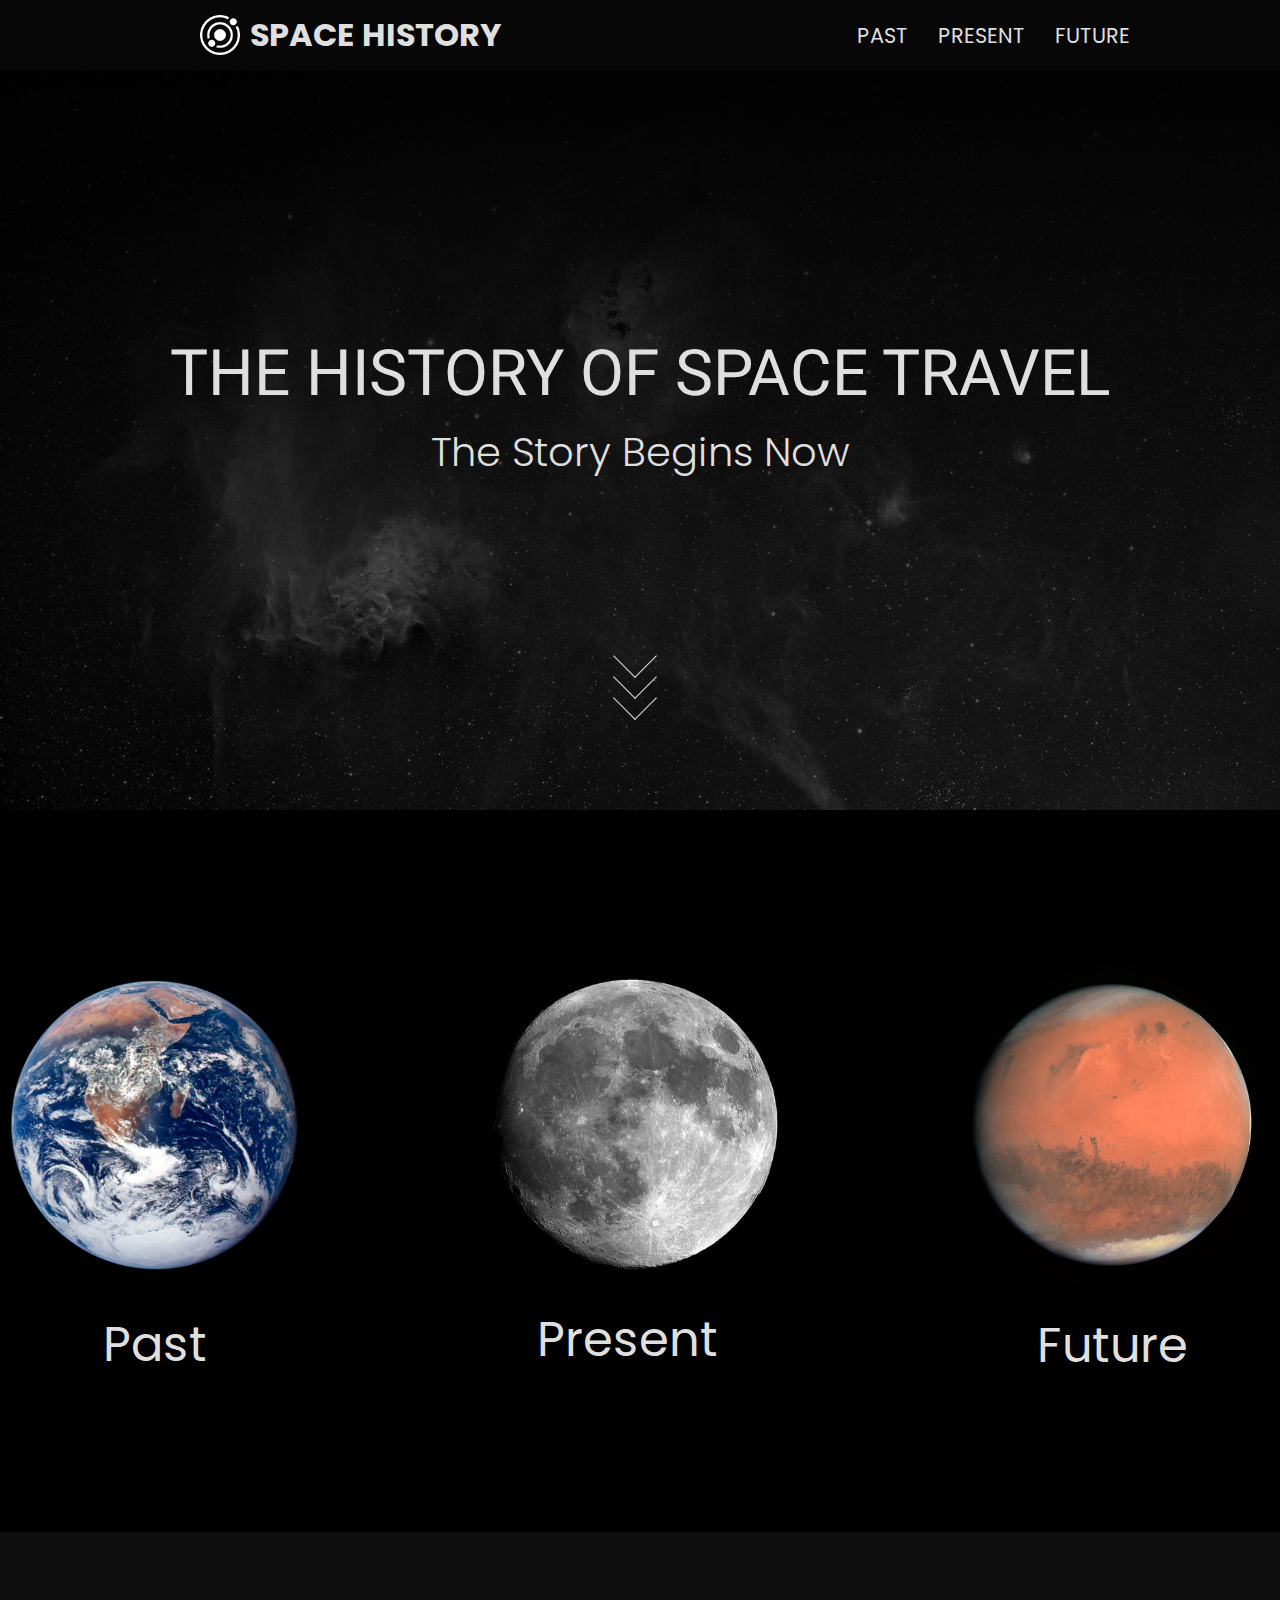
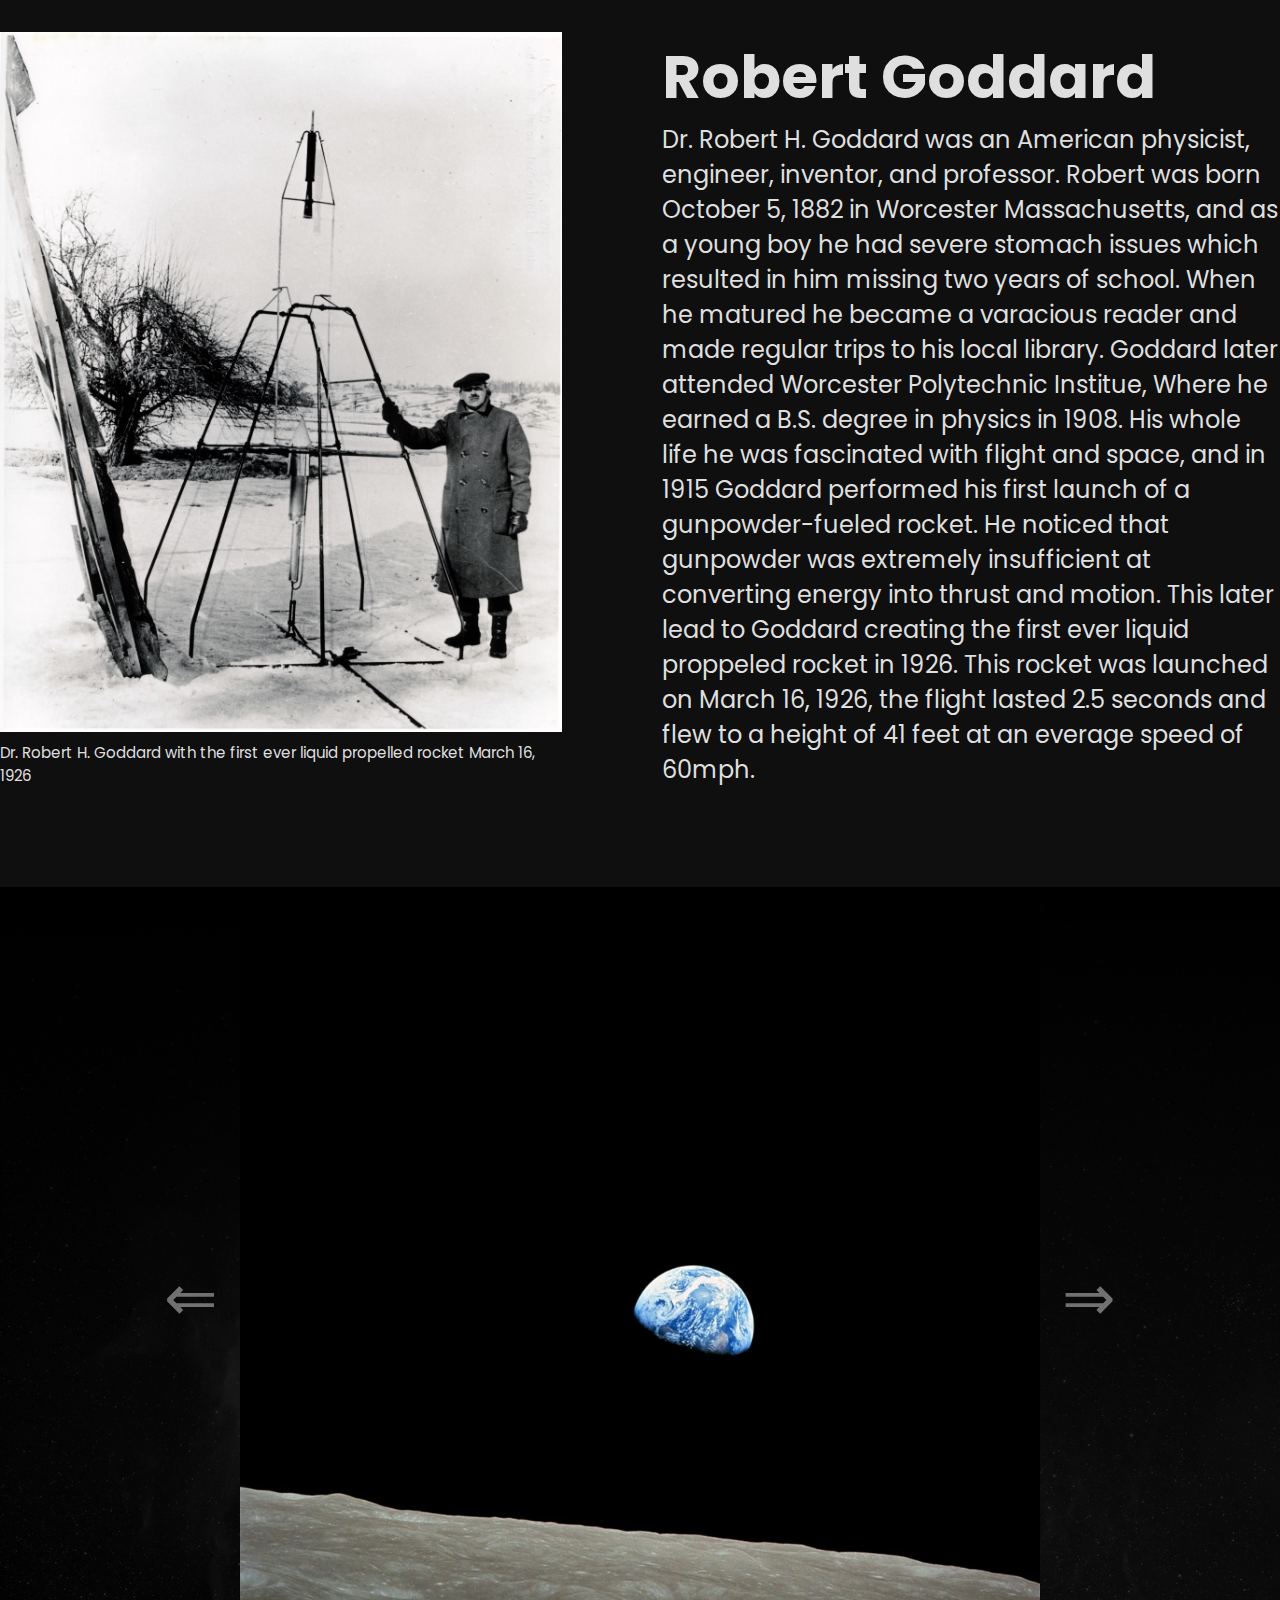
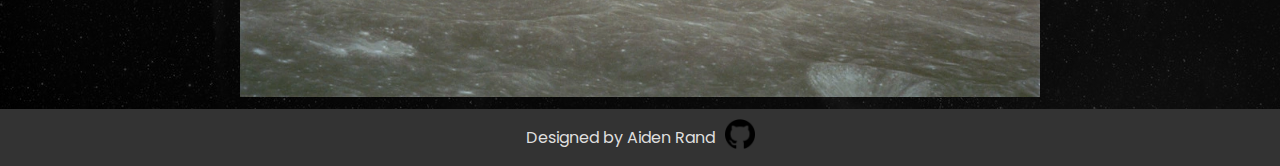
<file: index.html>
<!DOCTYPE html>
<html lang="en">
  <head>
    <meta charset="UTF-8" />
    <meta http-equiv="X-UA-Compatible" content="IE=edge" />
    <meta name="viewport" content="width=device-width, initial-scale=1.0" />
    <link rel="preconnect" href="https://fonts.googleapis.com">
    <link rel="preconnect" href="https://fonts.gstatic.com" crossorigin>
    <link href="https://fonts.googleapis.com/css2?family=Poppins:wght@600&display=swap" rel="stylesheet">
    <link rel="preconnect" href="https://fonts.googleapis.com">
    <link rel="preconnect" href="https://fonts.gstatic.com" crossorigin>
    <link href="https://fonts.googleapis.com/css2?family=Poppins:wght@200&display=swap" rel="stylesheet">
    <link rel="preconnect" href="https://fonts.googleapis.com">
    <link rel="preconnect" href="https://fonts.gstatic.com" crossorigin>
    <link href="https://fonts.googleapis.com/css2?family=Heebo:wght@900&display=swap" rel="stylesheet">
    <link rel="preconnect" href="https://fonts.googleapis.com">
    <link rel="preconnect" href="https://fonts.gstatic.com" crossorigin>
    <link href="https://fonts.googleapis.com/css2?family=Quicksand:wght@300&display=swap" rel="stylesheet">
    <link rel="preconnect" href="https://fonts.googleapis.com">
    <link rel="preconnect" href="https://fonts.gstatic.com" crossorigin>
    <link href="https://fonts.googleapis.com/css2?family=Poppins&display=swap" rel="stylesheet">
    <link rel="stylesheet" href="style.css" />
    <title>Space History</title>
    <link rel="icon" href="/favicon.ico">
  </head>
  <body>
  <div class="navBar">
      <ul class="nav-list">
        <div class="leftNav">
          <a class="menu-opt" href="index.html">
            <img class="spaceImg" src="/photos/astronomy.png" alt="" />
            <div class="webName">
              <h1>SPACE HISTORY</h1>
            </div>
          </a>
        </div>
        <div class="rightNav">
          <nav>
          <li><a class="menu-links" href="past.html">PAST</a></li>
          <li><a class="menu-links" href="present.html">PRESENT</a></li>
          <li><a class="menu-links" href="Future.html">FUTURE</a></li>
        </nav>
        </div>
      </ul>
    </nav>
  </div>

  <div class="front-page-container">
    <p>THE HISTORY OF SPACE TRAVEL</p>
    <p id="front-page-smallText" >The Story Begins Now </p>
    <div class="arrow-png">
      <span></span>
      <span></span>
      <span></span>
    </div>
  </div>

  <div class="past-present-future">
    <a href="past.html"><img class="earth-img" src="/photos/as17-148-22727_lrg.jpg" alt=""><p>Past</p></a>
    <a href="present.html"><img class="moon-img" src="/photos/full-moon-moon-bright-sky-47367.jpeg" alt=""><p>Present</p></a>
    <a href="Future.html"><img class="mars-img" src="/photos/OSIRIS_Mars_true_color.jpg" alt=""><p>Future</p></a>
  </div>

      <div class="goddard-container">
        <div class="goddard-photo">
          <img src="/photos/SI-A-42103h.jpg" alt="" />
          <p>Dr. Robert H. Goddard with the first ever liquid propelled rocket March 16, 1926</p>
        </div>
        <div class="goddard-history-text">
          <h2>Robert Goddard</h2>
          <p>
            Dr. Robert H. Goddard was an American physicist, engineer, inventor,
            and professor. Robert was born October 5, 1882 in Worcester Massachusetts,
            and as a young boy he had severe stomach issues which resulted in him missing two
            years of school. When he matured he became a varacious reader and made regular
            trips to his local library. Goddard later attended Worcester Polytechnic Institue,
            Where he earned a B.S. degree in physics in 1908. His whole life he was fascinated
            with flight and space, and in 1915 Goddard performed his first launch of a gunpowder-fueled
            rocket. He noticed that gunpowder was extremely insufficient at converting energy into 
            thrust and motion. This later lead to Goddard creating the first ever liquid proppeled 
            rocket in 1926. This rocket was launched on March 16, 1926, the flight lasted 2.5 seconds
            and flew to a height of 41 feet at an everage speed of 60mph.
          </p>
        </div>
      </div>

      <section aria-label="Space Photos">
      <div class="carousel" data-carousel>
        <button type="button" class="carousel-button prev" data-carousel-button="prev">&#8656</button>
        <button type="button" class="carousel-button next" data-carousel-button="next">&#8658</button>
          <ul data-slides>
            <li class="slide" data-active>
              <img class="carousel-img" src="/photos/most-iconic-space-photos-earthrise-apollo-8-william-anders-nasa.jpg"
              alt="Earth from moon">
            </li>
            <li class="slide">
              <img class="carousel-img" src="/slide photos/190507165152-apollo-11-moon-moments-still-3 (1).jpg"
              alt="apollo 11 walking">
            </li>
            <li class="slide">
              <img class="carousel-img" src="/photos/iconic-space-photos-armstrong-moon-nasa1.jpg"
              alt="Neil Armstrong on moon">
            </li>
            <li class="slide">
              <img class="carousel-img" src="/slide photos/1200x0.jpg"
              alt="shuttle off from plane">
            </li>
            <li class="slide">
              <img class="carousel-img" src="/slide photos/5b50f90ec1ab533c1c8b46ef.jpg"
              alt="apollo lander">
            </li>
            <li class="slide">
              <img class="carousel-img" src="/slide photos/earth-and-moon-from-apollo-collins.jpeg"
              alt="earth and apollo from command module">
            </li>
            <li class="slide">
              <img class="carousel-img" src="/slide photos/photo-1517976547714-720226b864c1.jpg"
              alt="boosters landing">
            </li>
            <li class="slide">
              <img class="carousel-img" src="/slide photos/s132e012209_sm.jpg"
              alt="ISS and earth">
            </li>
            <li class="slide">
              <img class="carousel-img" src="/slide photos/Space-Shuttle-Atlantis-a5c2233.jpg"
              alt="Atlantis docked with ISS">
            </li>
          </ul>
        </section>
      </div>


    <footer>
      <div class="footer">
        <p>Designed by Aiden Rand</p>
        <a href="https://github.com/Cortrax"><img src="/photos/25231.png" alt=""></a>
      </div>  
    </footer>
  </body>
  <script src="app.js"></script>
</html>
</file>
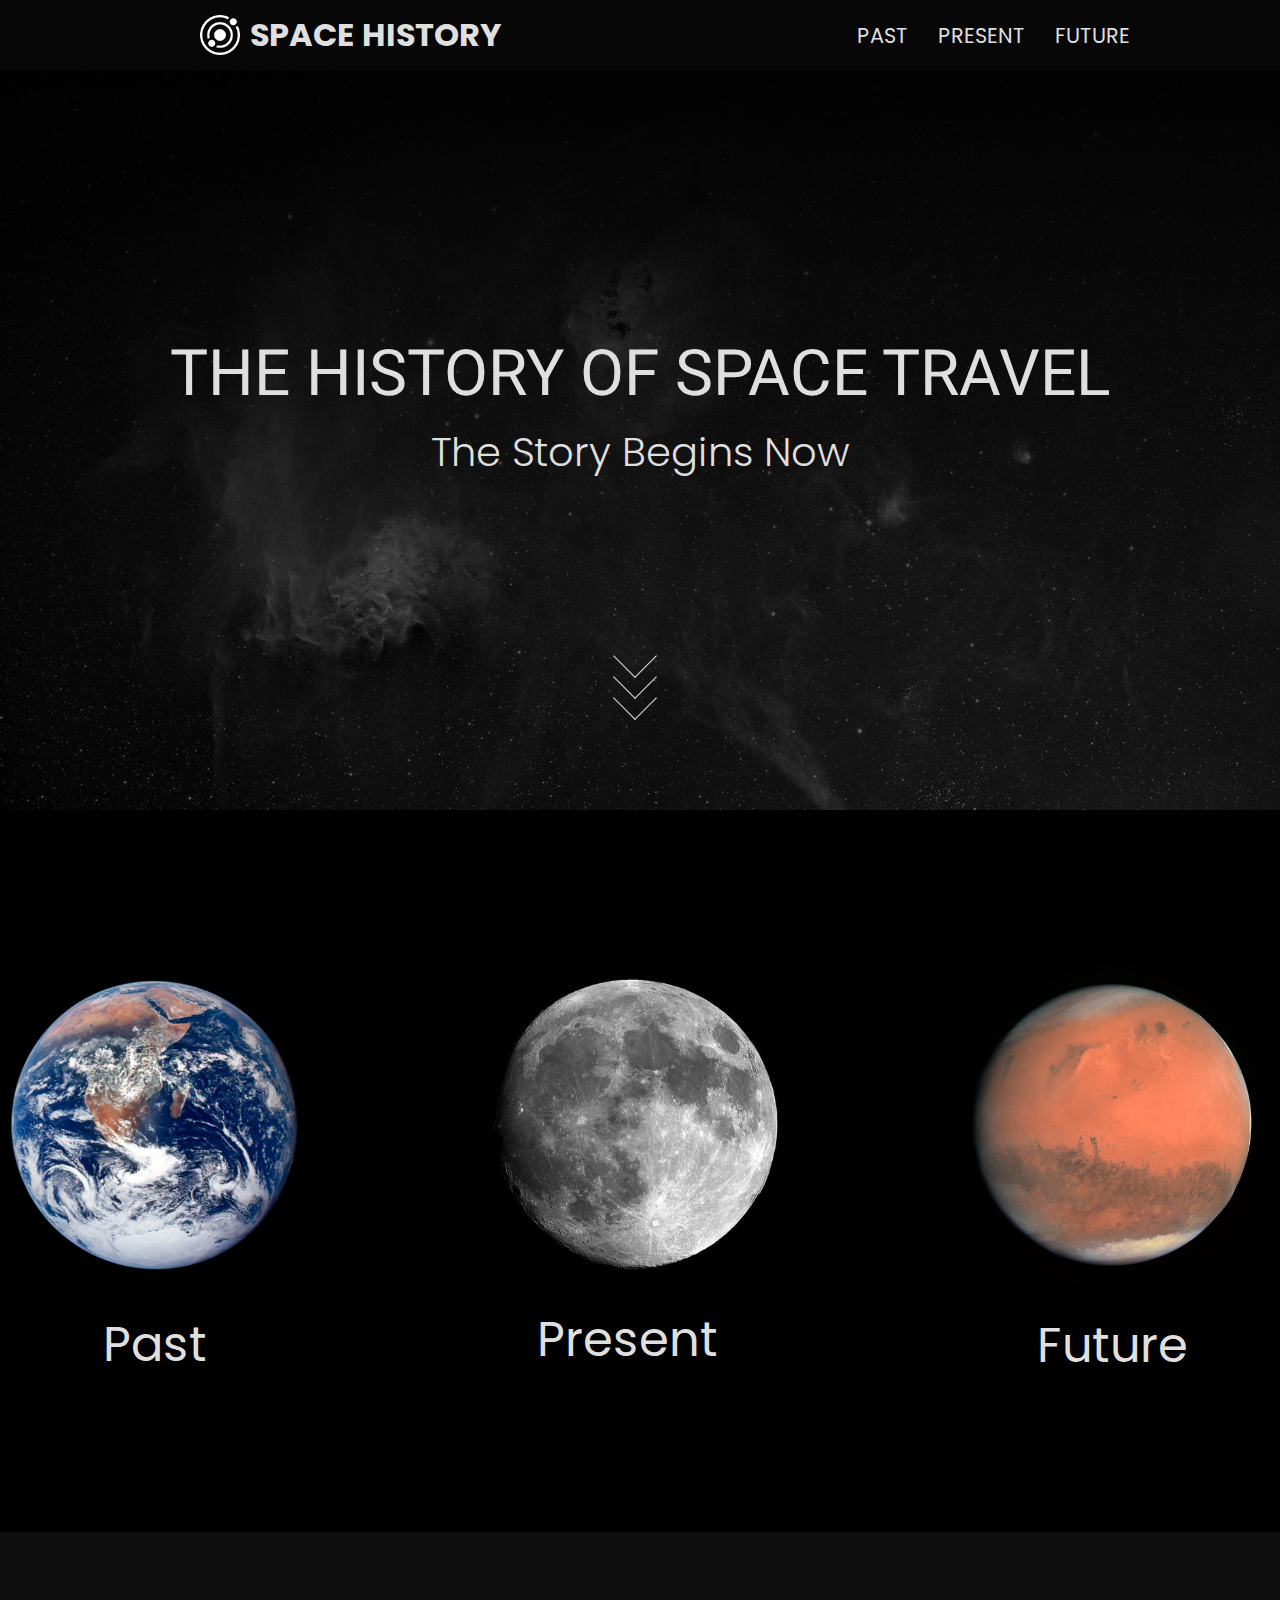
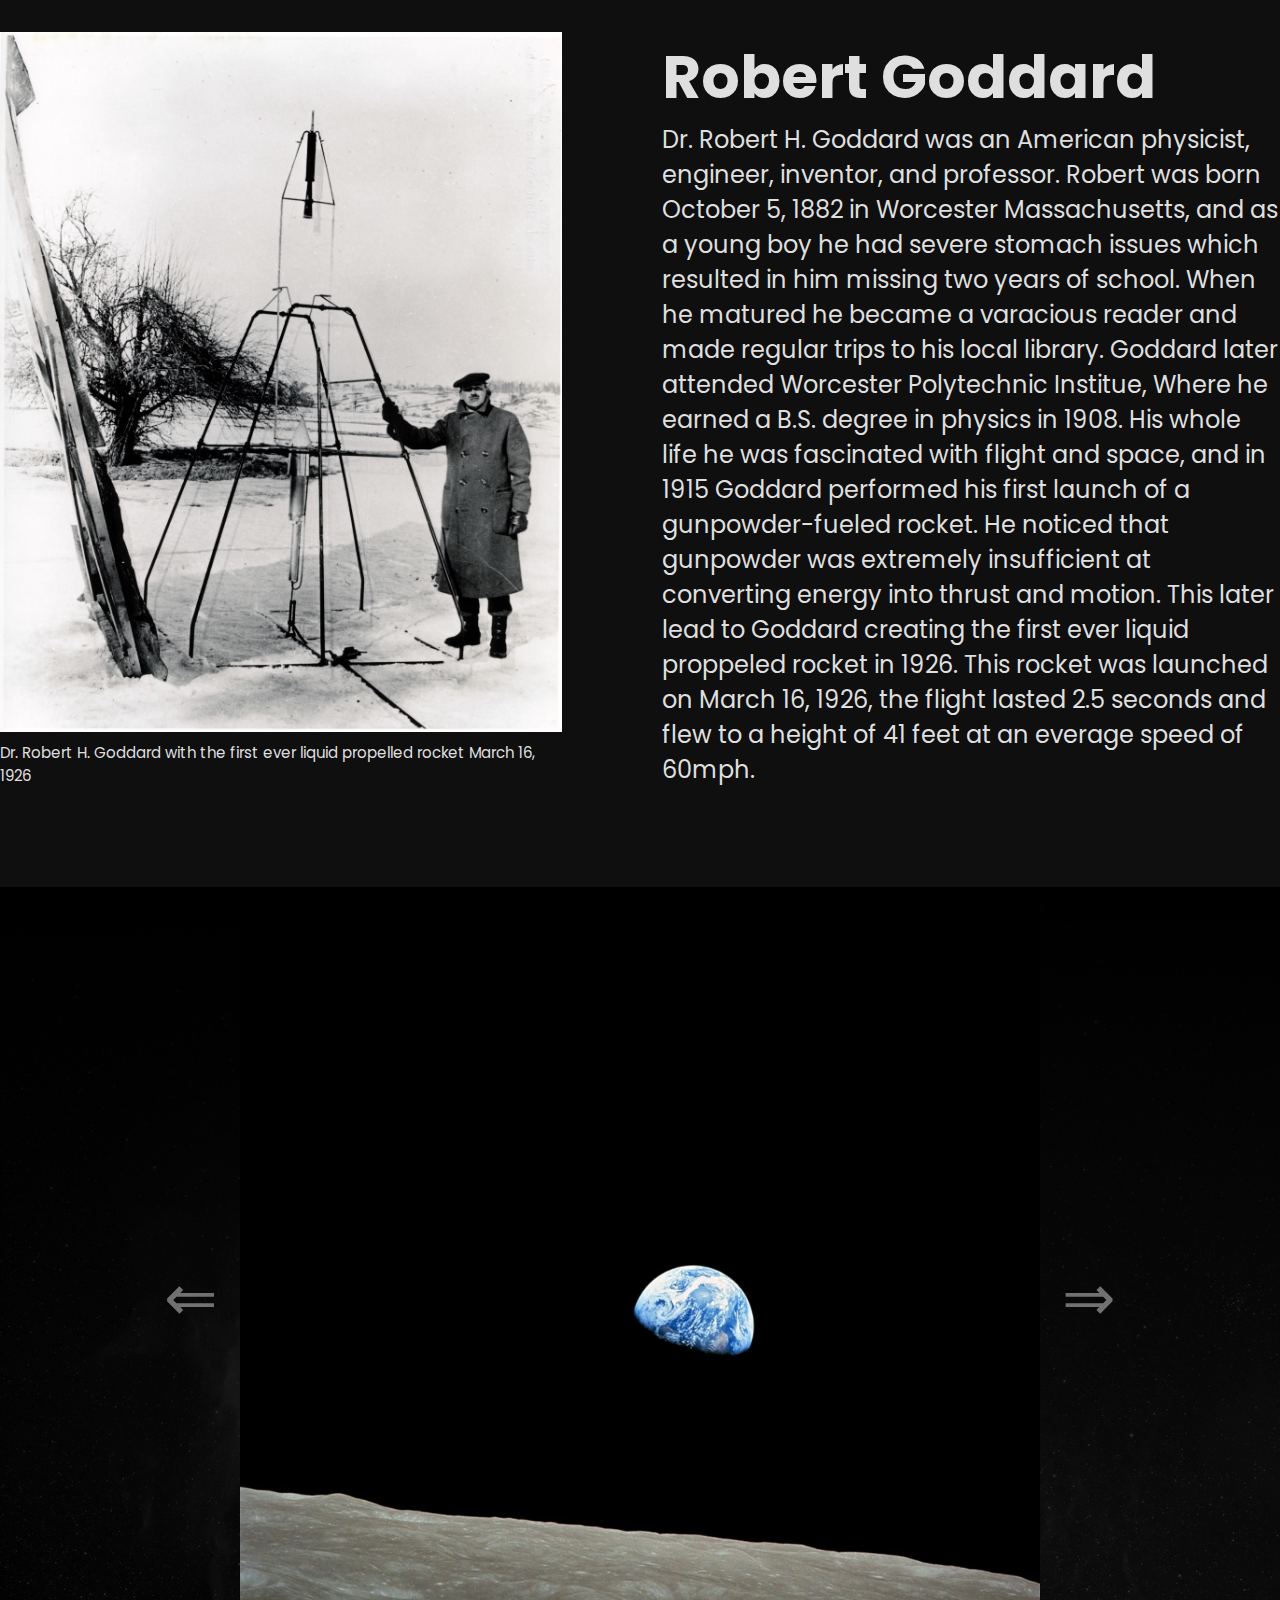
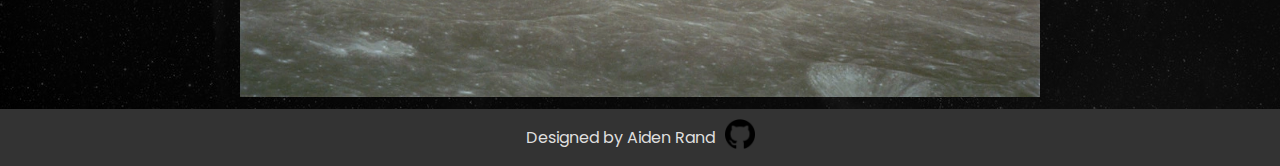
<file: space site/index.html>
<!DOCTYPE html>
<html lang="en">
  <head>
    <meta charset="UTF-8" />
    <meta http-equiv="X-UA-Compatible" content="IE=edge" />
    <meta name="viewport" content="width=device-width, initial-scale=1.0" />
    <link rel="preconnect" href="https://fonts.googleapis.com">
    <link rel="preconnect" href="https://fonts.gstatic.com" crossorigin>
    <link href="https://fonts.googleapis.com/css2?family=Poppins:wght@600&display=swap" rel="stylesheet">
    <link rel="preconnect" href="https://fonts.googleapis.com">
    <link rel="preconnect" href="https://fonts.gstatic.com" crossorigin>
    <link href="https://fonts.googleapis.com/css2?family=Poppins:wght@200&display=swap" rel="stylesheet">
    <link rel="preconnect" href="https://fonts.googleapis.com">
    <link rel="preconnect" href="https://fonts.gstatic.com" crossorigin>
    <link href="https://fonts.googleapis.com/css2?family=Heebo:wght@900&display=swap" rel="stylesheet">
    <link rel="preconnect" href="https://fonts.googleapis.com">
    <link rel="preconnect" href="https://fonts.gstatic.com" crossorigin>
    <link href="https://fonts.googleapis.com/css2?family=Quicksand:wght@300&display=swap" rel="stylesheet">
    <link rel="preconnect" href="https://fonts.googleapis.com">
    <link rel="preconnect" href="https://fonts.gstatic.com" crossorigin>
    <link href="https://fonts.googleapis.com/css2?family=Poppins&display=swap" rel="stylesheet">
    <link rel="stylesheet" href="style.css" />
    <title>Space History</title>
    <link rel="icon" href="favicon.ico">
  </head>
  <body>
  <div class="navBar">
      <ul class="nav-list">
        <div class="leftNav">
          <a class="menu-opt" href="index.html">
            <img class="spaceImg" src="photos/astronomy.png" alt="" />
            <div class="webName">
              <h1>SPACE HISTORY</h1>
            </div>
          </a>
        </div>
        <div class="rightNav">
          <nav>
          <li><a class="menu-links" href="past.html">PAST</a></li>
          <li><a class="menu-links" href="present.html">PRESENT</a></li>
          <li><a class="menu-links" href="Future.html">FUTURE</a></li>
        </nav>
        </div>
      </ul>
    </nav>
  </div>

  <div class="front-page-container">
    <p>THE HISTORY OF SPACE TRAVEL</p>
    <p id="front-page-smallText" >The Story Begins Now </p>
    <div class="arrow-png">
      <span></span>
      <span></span>
      <span></span>
    </div>
  </div>

  <div class="past-present-future">
    <a href="past.html"><img class="earth-img" src="photos/as17-148-22727_lrg.jpg" alt=""><p>Past</p></a>
    <a href="present.html"><img class="moon-img" src="photos/full-moon-moon-bright-sky-47367.jpeg" alt=""><p>Present</p></a>
    <a href="Future.html"><img class="mars-img" src="photos/OSIRIS_Mars_true_color.jpg" alt=""><p>Future</p></a>
  </div>

      <div class="goddard-container">
        <div class="goddard-photo">
          <img src="photos/SI-A-42103h.jpg" alt="" />
          <p>Dr. Robert H. Goddard with the first ever liquid propelled rocket March 16, 1926</p>
        </div>
        <div class="goddard-history-text">
          <h2>Robert Goddard</h2>
          <p>
            Dr. Robert H. Goddard was an American physicist, engineer, inventor,
            and professor. Robert was born October 5, 1882 in Worcester Massachusetts,
            and as a young boy he had severe stomach issues which resulted in him missing two
            years of school. When he matured he became a varacious reader and made regular
            trips to his local library. Goddard later attended Worcester Polytechnic Institue,
            Where he earned a B.S. degree in physics in 1908. His whole life he was fascinated
            with flight and space, and in 1915 Goddard performed his first launch of a gunpowder-fueled
            rocket. He noticed that gunpowder was extremely insufficient at converting energy into 
            thrust and motion. This later lead to Goddard creating the first ever liquid proppeled 
            rocket in 1926. This rocket was launched on March 16, 1926, the flight lasted 2.5 seconds
            and flew to a height of 41 feet at an everage speed of 60mph.
          </p>
        </div>
      </div>

      <section aria-label="Space Photos">
      <div class="carousel" data-carousel>
        <button type="button" class="carousel-button prev" data-carousel-button="prev">&#8656</button>
        <button type="button" class="carousel-button next" data-carousel-button="next">&#8658</button>
          <ul data-slides>
            <li class="slide" data-active>
              <img class="carousel-img" src="photos/most-iconic-space-photos-earthrise-apollo-8-william-anders-nasa.jpg"
              alt="Earth from moon">
            </li>
            <li class="slide">
              <img class="carousel-img" src="slide photos/190507165152-apollo-11-moon-moments-still-3 (1).jpg"
              alt="apollo 11 walking">
            </li>
            <li class="slide">
              <img class="carousel-img" src="photos/iconic-space-photos-armstrong-moon-nasa1.jpg"
              alt="Neil Armstrong on moon">
            </li>
            <li class="slide">
              <img class="carousel-img" src="slide photos/1200x0.jpg"
              alt="shuttle off from plane">
            </li>
            <li class="slide">
              <img class="carousel-img" src="slide photos/5b50f90ec1ab533c1c8b46ef.jpg"
              alt="apollo lander">
            </li>
            <li class="slide">
              <img class="carousel-img" src="slide photos/earth-and-moon-from-apollo-collins.jpeg"
              alt="earth and apollo from command module">
            </li>
            <li class="slide">
              <img class="carousel-img" src="slide photos/photo-1517976547714-720226b864c1.jpg"
              alt="boosters landing">
            </li>
            <li class="slide">
              <img class="carousel-img" src="slide photos/s132e012209_sm.jpg"
              alt="ISS and earth">
            </li>
            <li class="slide">
              <img class="carousel-img" src="slide photos/Space-Shuttle-Atlantis-a5c2233.jpg"
              alt="Atlantis docked with ISS">
            </li>
          </ul>
        </section>
      </div>


    <footer>
      <div class="footer">
        <p>Designed by Aiden Rand</p>
        <a href="https://github.com/Cortrax"><img src="photos/25231.png" alt=""></a>
      </div>  
    </footer>
  </body>
  <script src="app.js"></script>
</html>
</file>
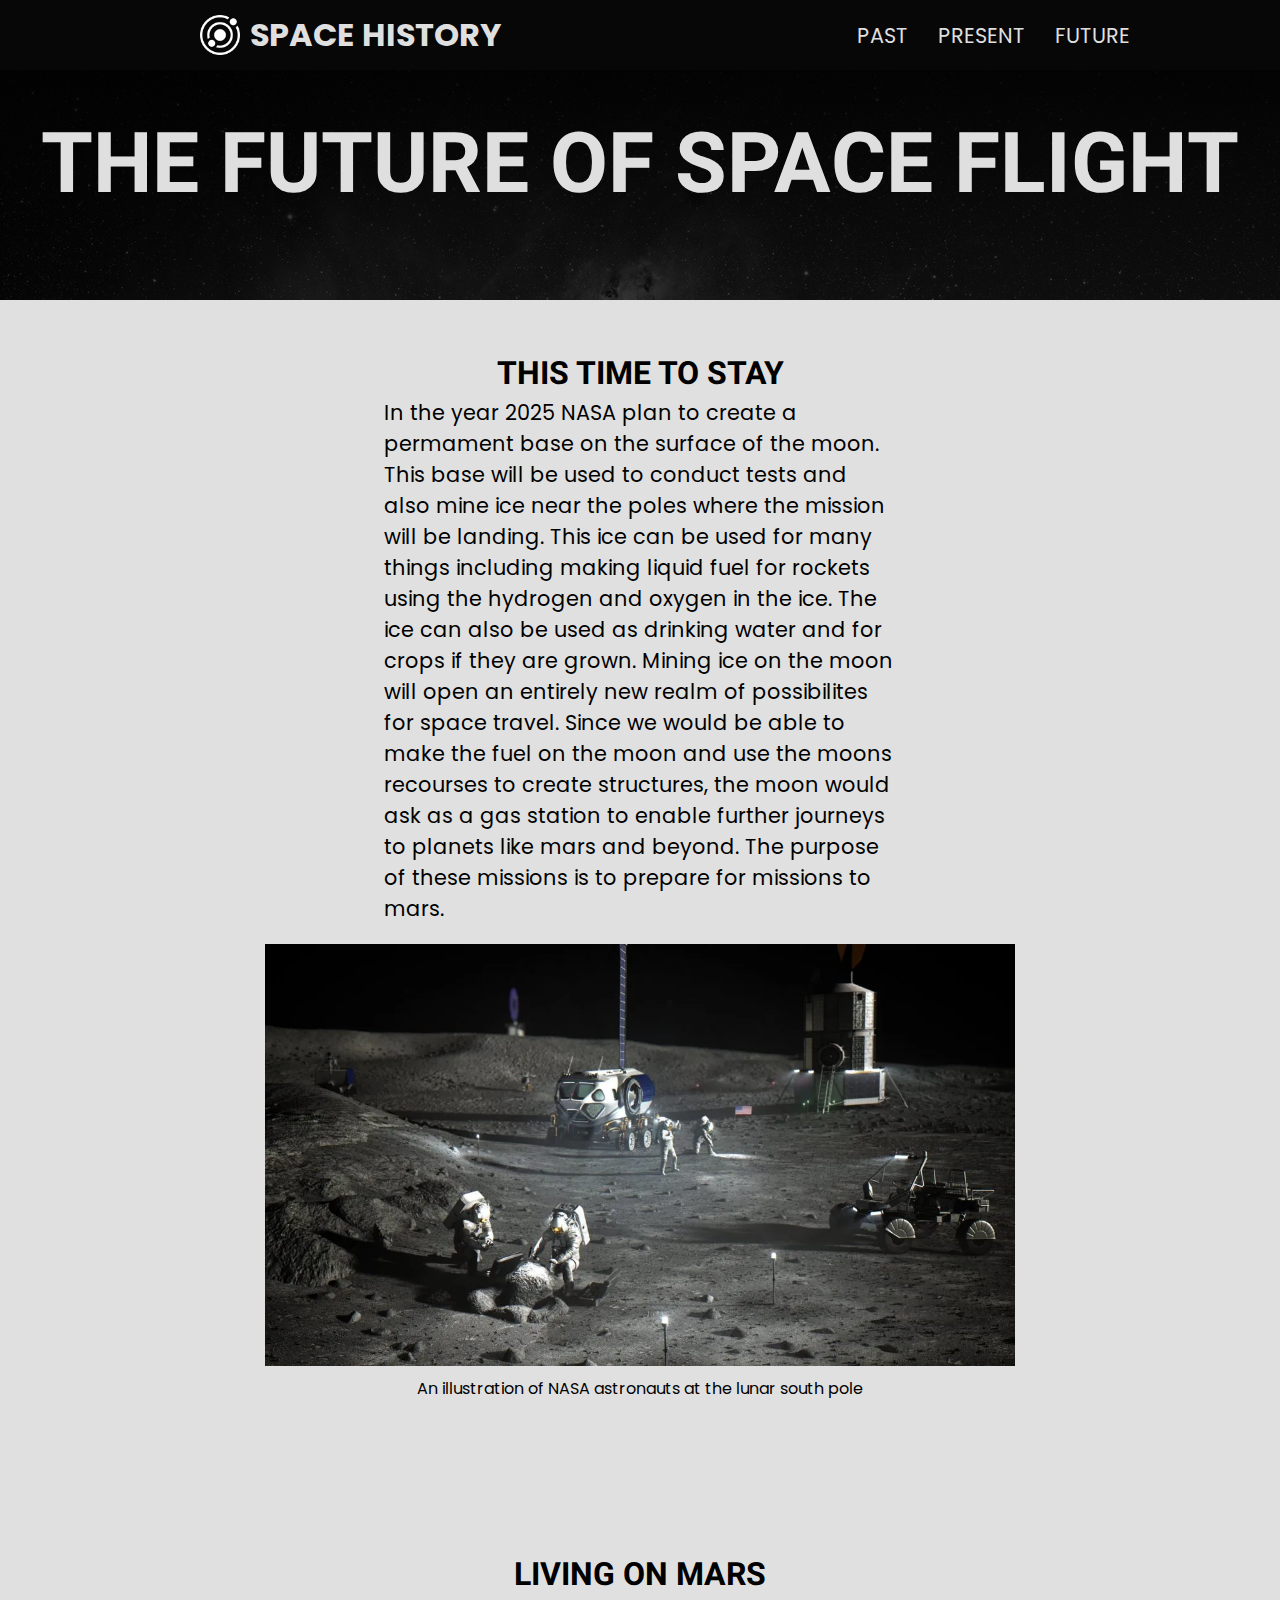
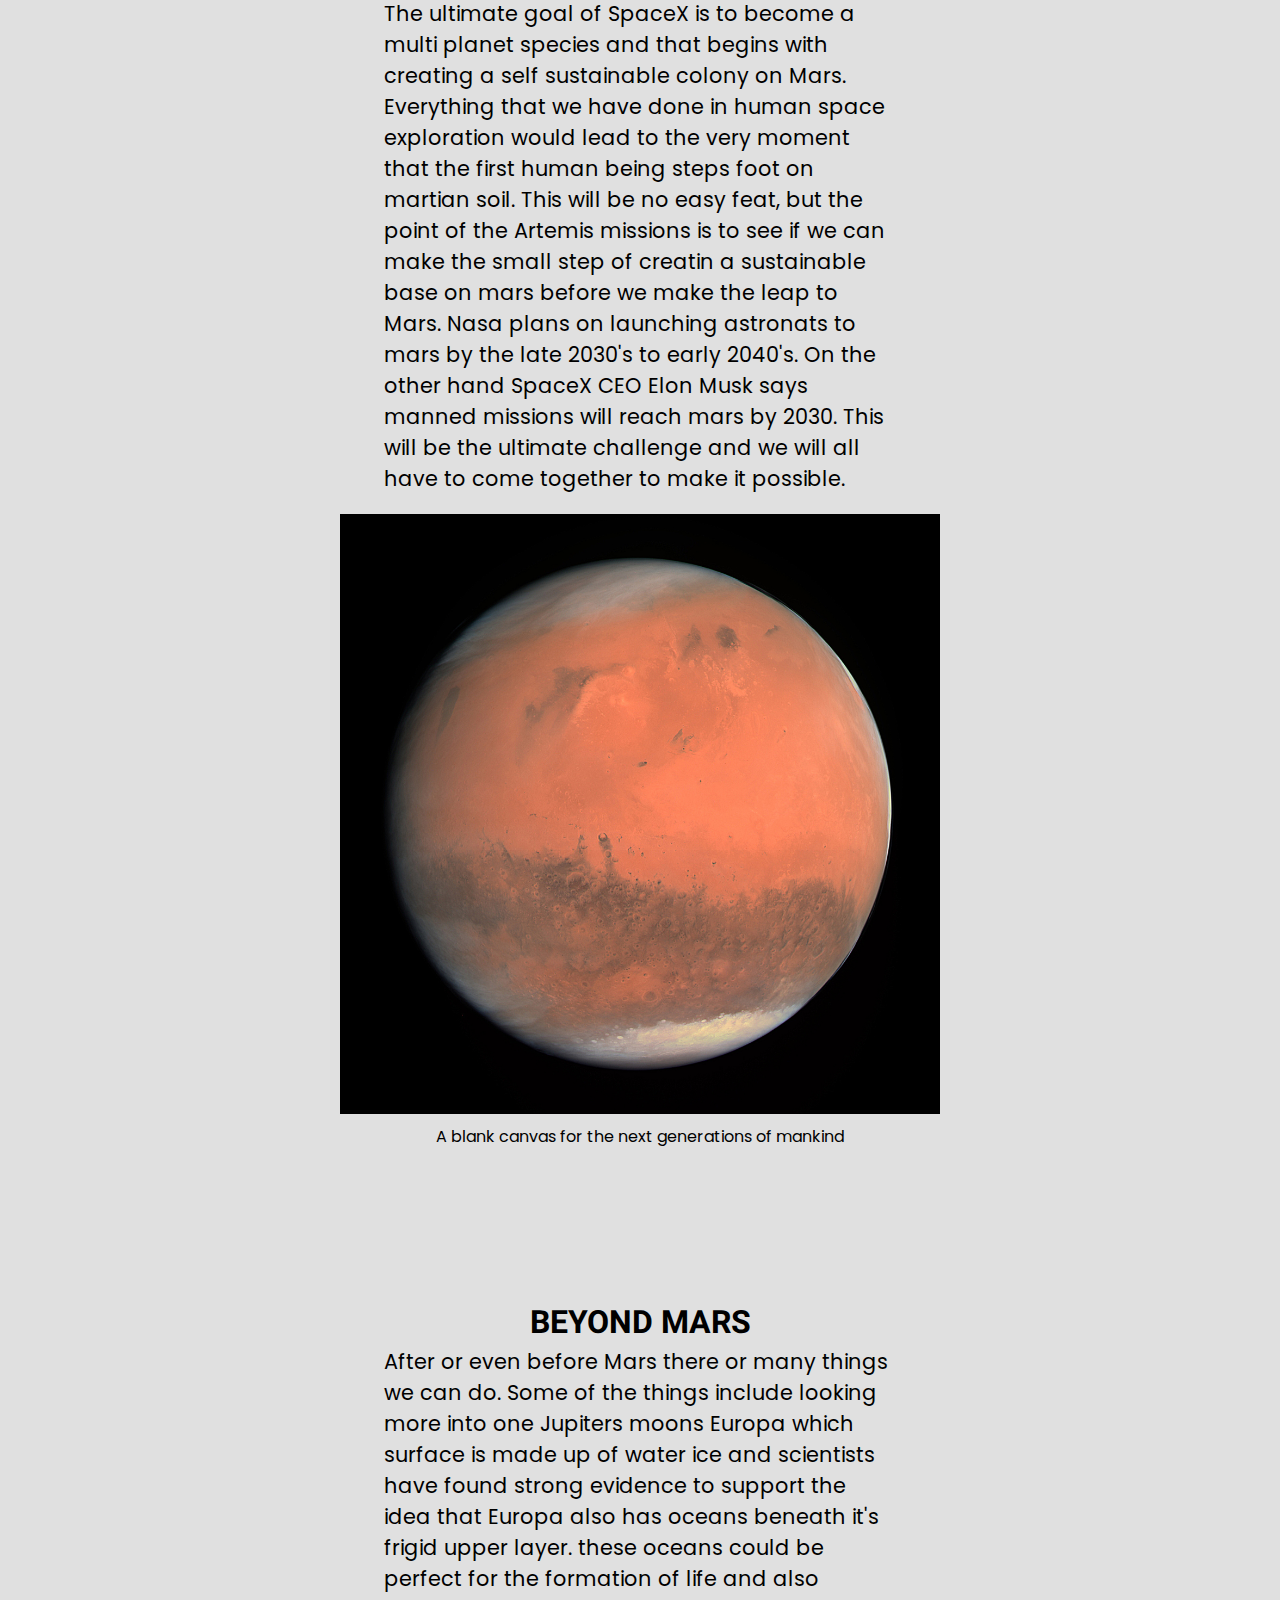
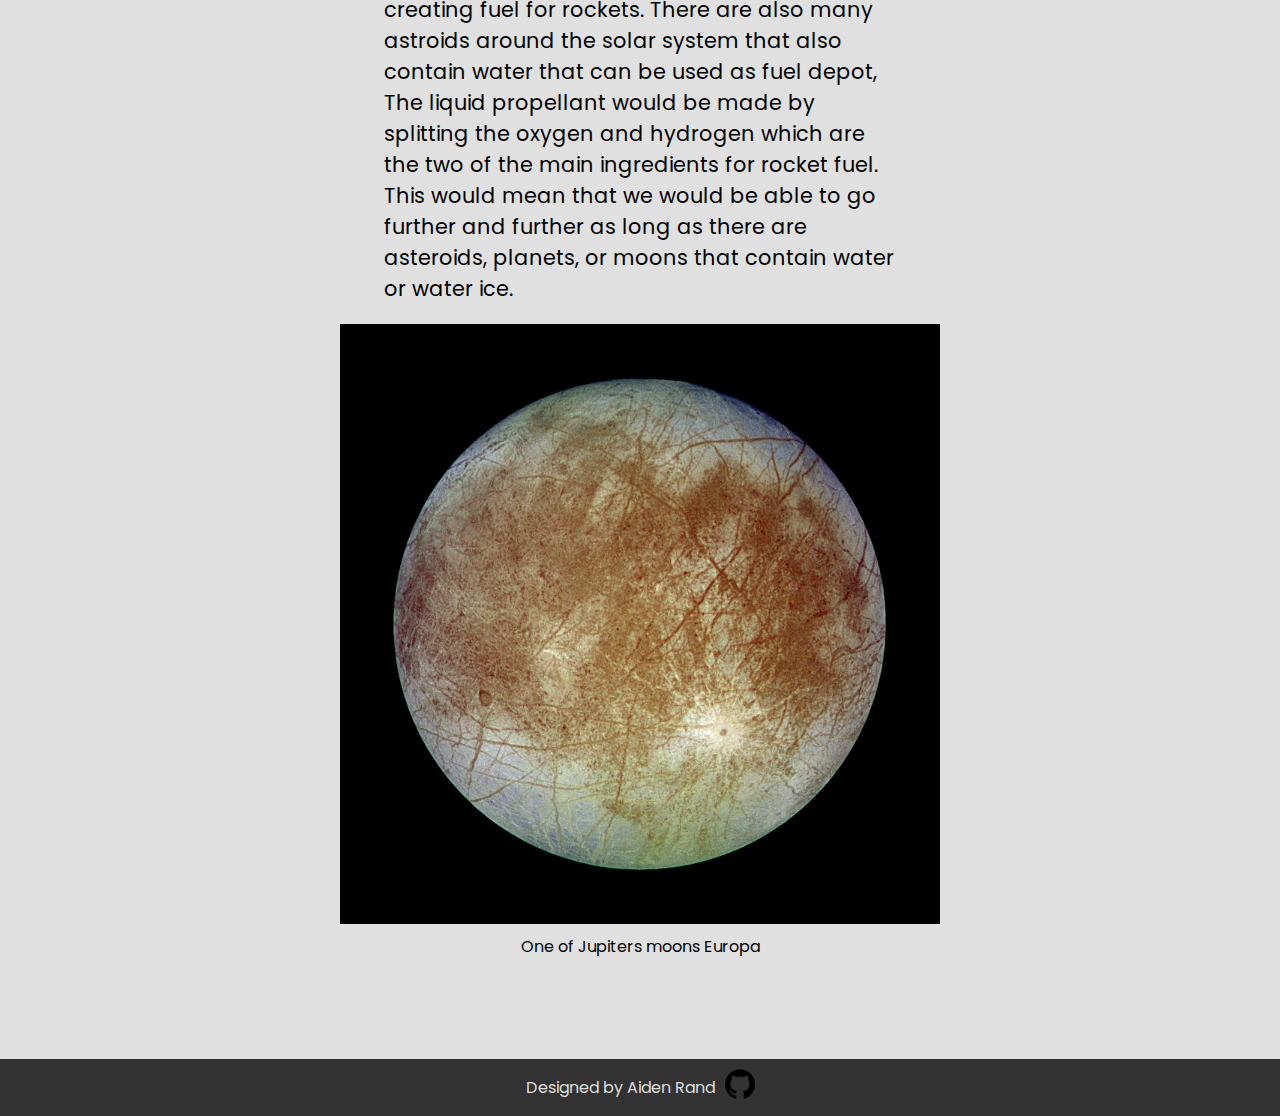
<file: Future.html>
<!DOCTYPE html>
<html lang="en">
  <head>
    <meta charset="UTF-8" />
    <meta http-equiv="X-UA-Compatible" content="IE=edge" />
    <meta name="viewport" content="width=device-width, initial-scale=1.0" />
    <link rel="preconnect" href="https://fonts.googleapis.com">
    <link rel="preconnect" href="https://fonts.gstatic.com" crossorigin>
    <link href="https://fonts.googleapis.com/css2?family=Poppins:wght@600&display=swap" rel="stylesheet">
    <link rel="preconnect" href="https://fonts.googleapis.com">
    <link rel="preconnect" href="https://fonts.gstatic.com" crossorigin>
    <link href="https://fonts.googleapis.com/css2?family=Poppins:wght@200&display=swap" rel="stylesheet">
    <link rel="preconnect" href="https://fonts.googleapis.com">
    <link rel="preconnect" href="https://fonts.gstatic.com" crossorigin>
    <link href="https://fonts.googleapis.com/css2?family=Heebo:wght@900&display=swap" rel="stylesheet">
    <link rel="preconnect" href="https://fonts.googleapis.com">
    <link rel="preconnect" href="https://fonts.gstatic.com" crossorigin>
    <link href="https://fonts.googleapis.com/css2?family=Quicksand:wght@300&display=swap" rel="stylesheet">
    <link rel="stylesheet" href="style.css" />
    <link rel="preconnect" href="https://fonts.googleapis.com">
    <link rel="preconnect" href="https://fonts.gstatic.com" crossorigin>
    <link href="https://fonts.googleapis.com/css2?family=Poppins&display=swap" rel="stylesheet">
    <title>Space History</title>
    <link rel="icon" href="/favicon.ico">
  </head>
<body>
    <div class="navBar">
        <ul class="nav-list">
          <div class="leftNav">
            <a class="menu-opt" href="index.html">
              <img class="spaceImg" src="/photos/astronomy.png" alt="" />
              <div class="webName">
                <h1>SPACE HISTORY</h1>
              </div>
            </a>
          </div>
          <div class="rightNav">
            <nav>
            <li><a class="menu-links" href="past.html">PAST</a></li>
            <li><a class="menu-links" href="present.html">PRESENT</a></li>
            <li><a class="menu-links" href="Future.html">FUTURE</a></li>
          </nav>
          </div>
        </ul>
      </nav>
    </div>

<div class="page-header">
    <h2>THE FUTURE OF SPACE FLIGHT</h2>
</div>

<div class="page-body">
  <h3>THIS TIME TO STAY</h3>
  <p>In the year 2025 NASA plan to create a permament base on the surface of the moon.
    This base will be used to conduct tests and also mine ice near the poles where the mission
    will be landing. This ice can be used for many things including making liquid fuel for rockets
    using the hydrogen and oxygen in the ice. The ice can also be used as drinking water and for crops
    if they are grown.  Mining ice on the moon will open an entirely new realm of possibilites for space 
    travel. Since we would be able to make the fuel on the moon and use the moons recourses to create
    structures, the moon would ask as a gas station to enable further journeys to planets like mars and 
    beyond. The purpose of these missions is to prepare for missions to mars.
  </p>
  <div class="lunar-base-img"><img src="/photos/surface-1200x675.jpg"
    alt="moon base photo"><p>An illustration of NASA astronauts at the lunar south pole</p></div>

    <h3>LIVING ON MARS</h3>
    <p>The ultimate goal of SpaceX is to become a multi planet species and that begins with 
      creating a self sustainable colony on Mars. Everything that we have done in human space 
      exploration would lead to the very moment that the first human being steps foot on martian
      soil. This will be no easy feat, but the point of the Artemis missions is to see if we can
      make the small step of creatin a sustainable base on mars before we make the leap to Mars.
      Nasa plans on launching astronats to mars by the late 2030's to early 2040's. On the other
      hand SpaceX CEO Elon Musk says manned missions will reach mars by 2030. This will be the 
      ultimate challenge and we will all  have to come together to make it possible.
    </p>

    <div class="mars-planet-img"><img src="/photos/OSIRIS_Mars_true_color.jpg"
      alt="Mars planet"><p>A blank canvas for the next generations of mankind</p></div>

      <h3>BEYOND MARS</h3>
      <p>After or even before Mars there or many things we can do. Some of the things include
        looking more into one Jupiters moons Europa which surface is made up of water ice 
        and scientists have found strong evidence to support the idea that Europa also has
        oceans beneath it's frigid upper layer. these oceans could be perfect for the formation of
        life and also creating fuel for rockets. There are also many astroids around the solar
        system that also contain water that can be used as fuel depot, The liquid propellant 
        would be made by splitting the oxygen and hydrogen which are the two of the main ingredients
        for rocket fuel. This would mean that we would be able to go further and further as long as 
        there are asteroids, planets, or moons that contain water or water ice.
      </p>
      <div class="europa-img"><img src="/photos/800px-Europa-moon-with-margins.jpg"
        alt="europa photo"><p>One of Jupiters moons Europa</p></div>
</div>

<footer>
  <div class="footer">
    <p>Designed by Aiden Rand</p>
    <a href="https://github.com/Cortrax"><img src="/photos/25231.png" alt=""></a>
  </div>  
</footer>
</body>
<script src="/app.js"></script>
</html>
</file>
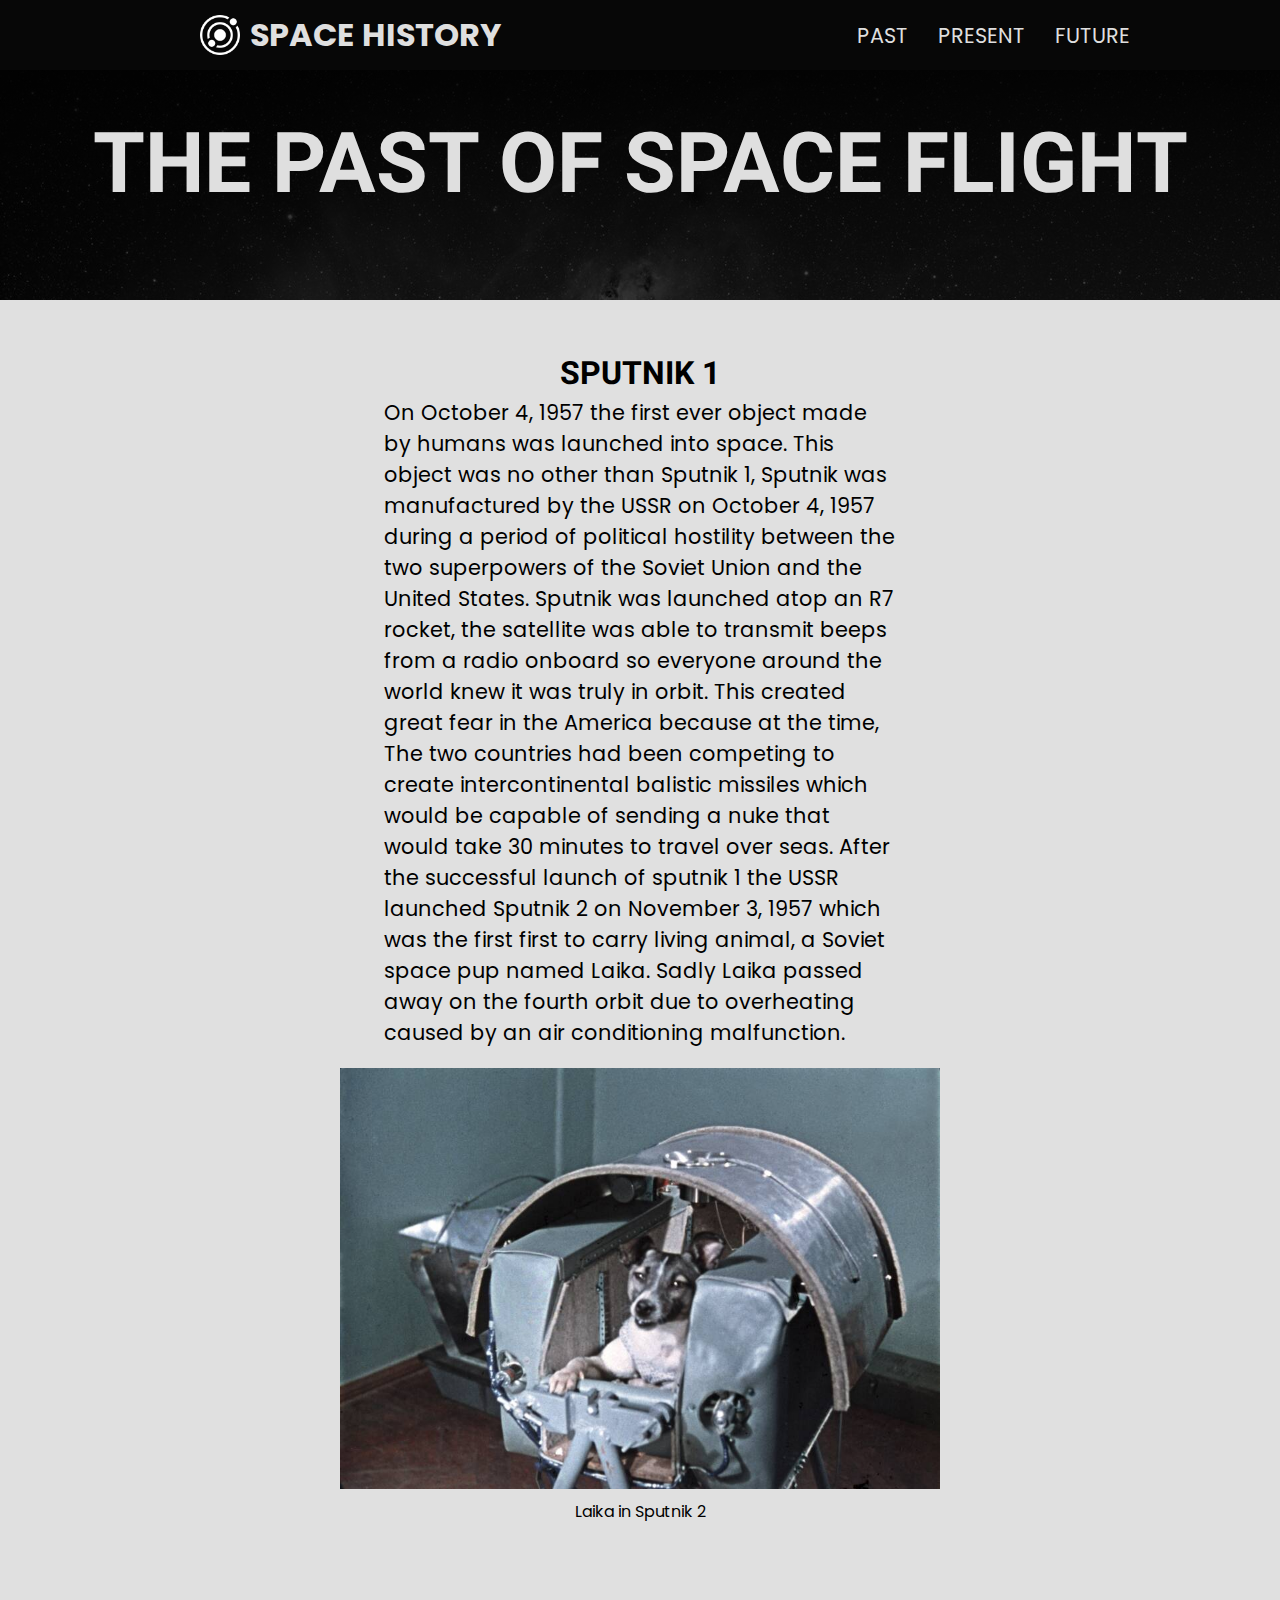
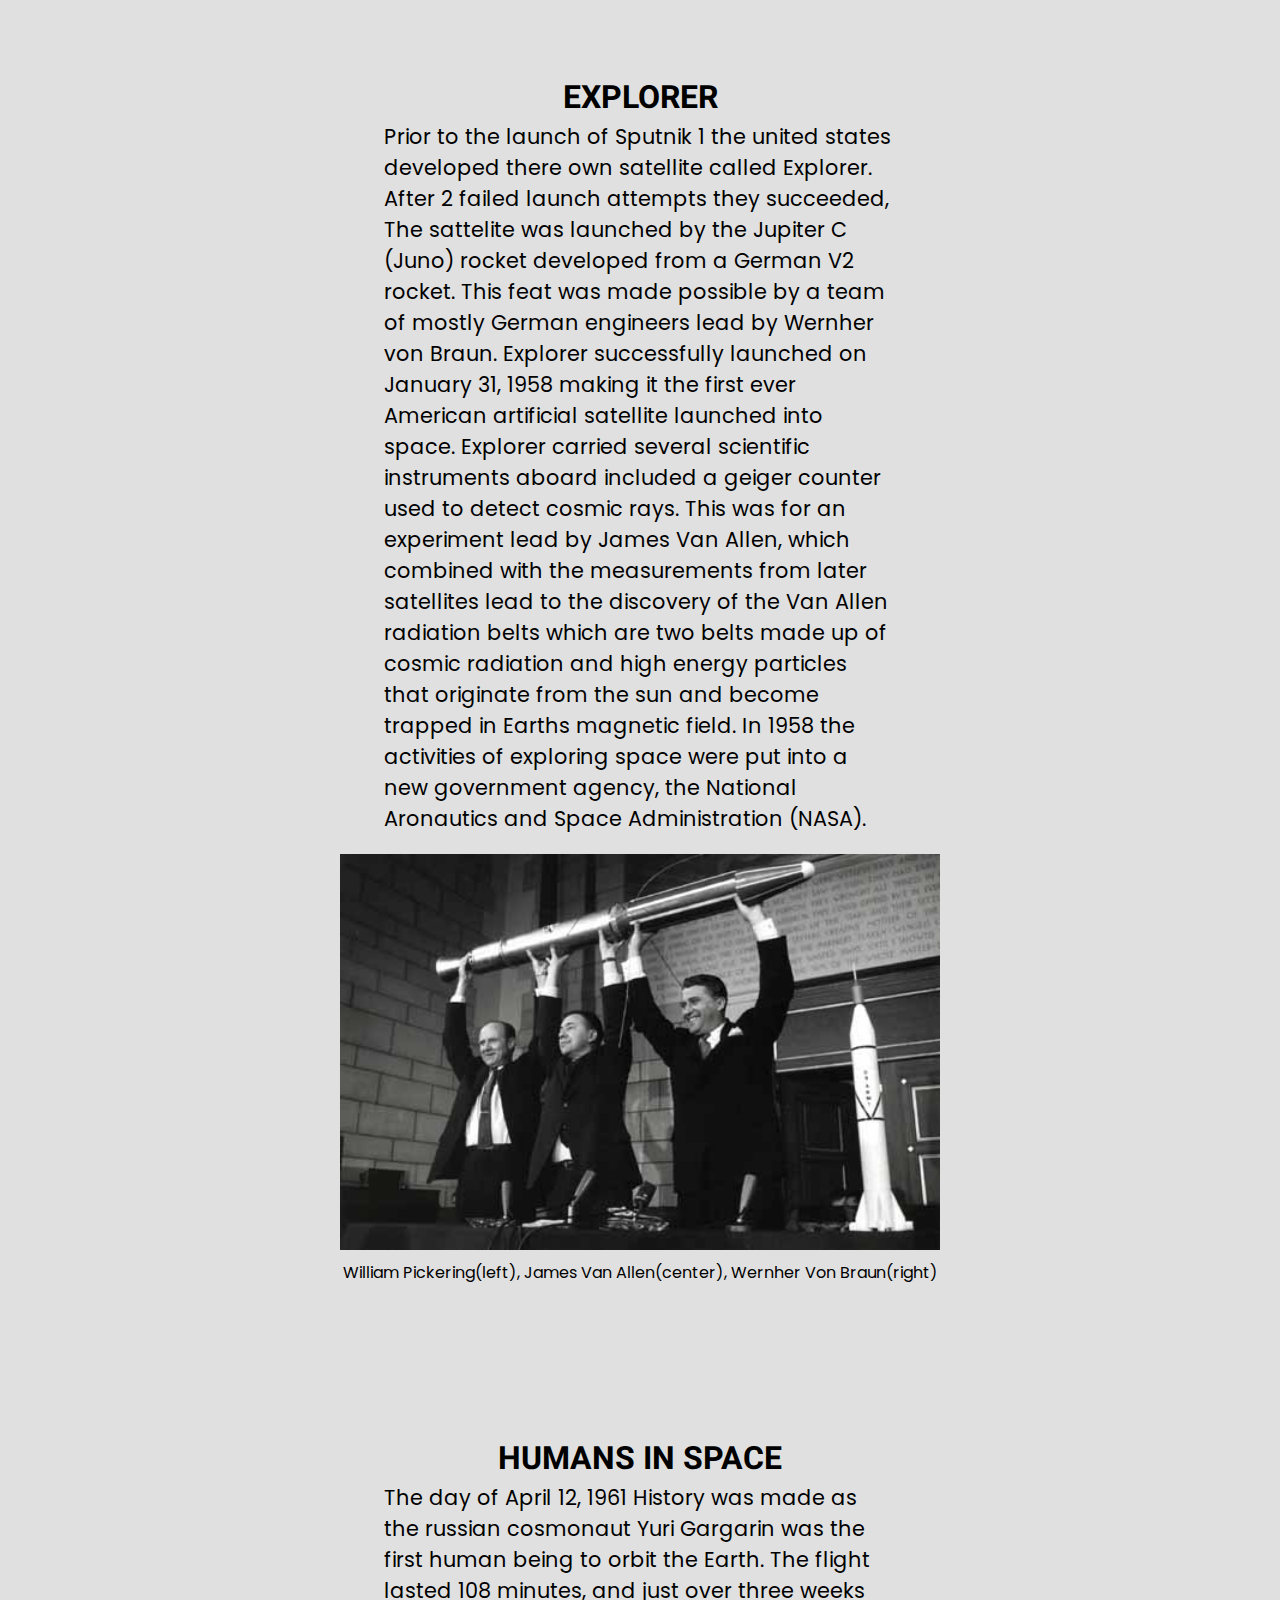
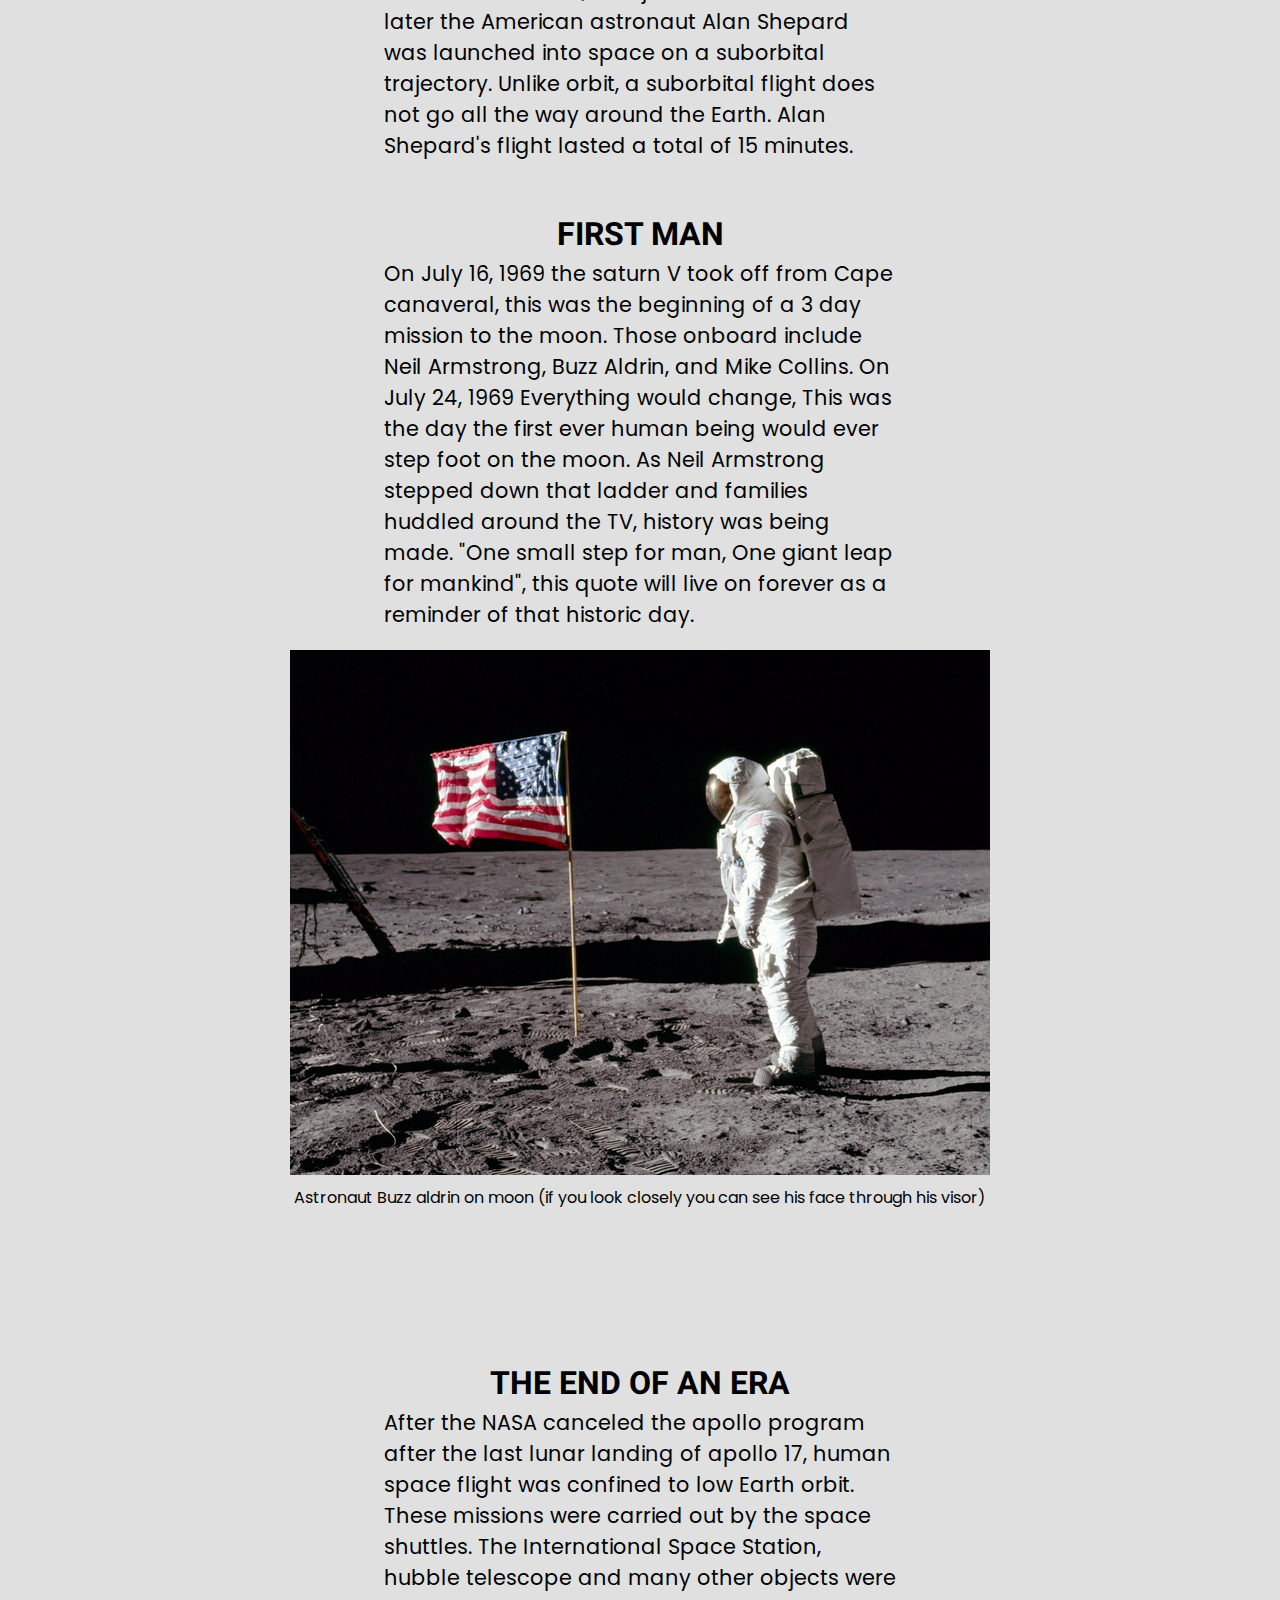
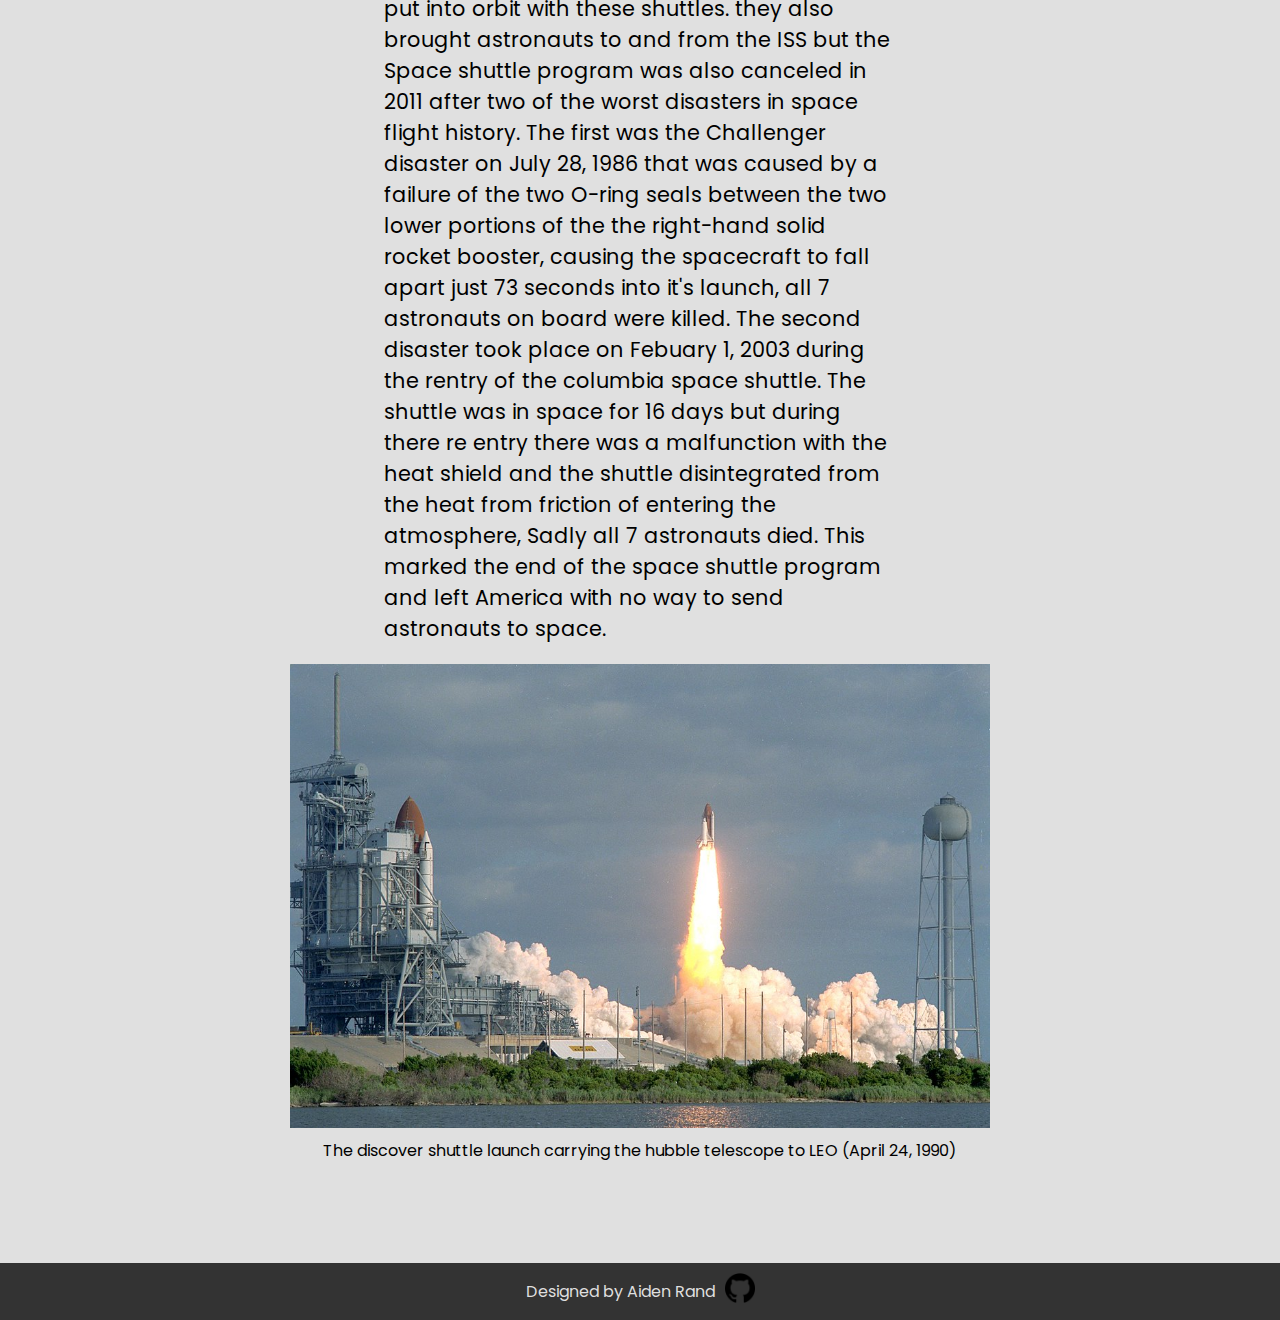
<file: past.html>
<!DOCTYPE html>
<html lang="en">
  <head>
    <meta charset="UTF-8" />
    <meta http-equiv="X-UA-Compatible" content="IE=edge" />
    <meta name="viewport" content="width=device-width, initial-scale=1.0" />
    <link rel="preconnect" href="https://fonts.googleapis.com">
    <link rel="preconnect" href="https://fonts.gstatic.com" crossorigin>
    <link href="https://fonts.googleapis.com/css2?family=Poppins:wght@600&display=swap" rel="stylesheet">
    <link rel="preconnect" href="https://fonts.googleapis.com">
    <link rel="preconnect" href="https://fonts.gstatic.com" crossorigin>
    <link href="https://fonts.googleapis.com/css2?family=Poppins:wght@200&display=swap" rel="stylesheet">
    <link rel="preconnect" href="https://fonts.googleapis.com">
    <link rel="preconnect" href="https://fonts.gstatic.com" crossorigin>
    <link href="https://fonts.googleapis.com/css2?family=Heebo:wght@900&display=swap" rel="stylesheet">
    <link rel="preconnect" href="https://fonts.googleapis.com">
    <link rel="stylesheet" href="style.css" />
    <link rel="preconnect" href="https://fonts.googleapis.com">
    <link rel="preconnect" href="https://fonts.gstatic.com" crossorigin>
    <link href="https://fonts.googleapis.com/css2?family=Poppins&display=swap" rel="stylesheet">
    <title>Space History</title>
    <link rel="icon" href="favicon.ico">
  </head>
<body>
    <div class="navBar">
        <ul class="nav-list">
          <div class="leftNav">
            <a class="menu-opt" href="index.html">
              <img class="spaceImg" src="/photos/astronomy.png" alt="" />
              <div class="webName">
                <h1>SPACE HISTORY</h1>
              </div>
            </a>
          </div>
          <div class="rightNav">
            <nav>
            <li><a class="menu-links" href="past.html">PAST</a></li>
            <li><a class="menu-links" href="present.html">PRESENT</a></li>
            <li><a class="menu-links" href="Future.html">FUTURE</a></li>
          </nav>
          </div>
        </ul>
      </nav>
    </div>

<div class="page-header">
    <h2>THE PAST OF SPACE FLIGHT</h2>
</div>

    <div class="page-body">
        <h3>SPUTNIK 1</h3>
        <p>On October 4, 1957 the first ever object made by humans was launched into space. This object
            was no other than Sputnik 1, Sputnik was manufactured by the USSR on October 4, 1957 during a period of
            political hostility between the two superpowers of the Soviet Union and the United States.
            Sputnik was launched atop an R7 rocket, the satellite was able to transmit beeps from a radio
            onboard so everyone around the world knew it was truly in orbit. This created great fear in the
            America because at the time, The two countries had been competing to create intercontinental
            balistic missiles which would be capable of sending a nuke that would take 30 minutes to travel
            over seas.  After the successful launch of sputnik 1 the USSR launched Sputnik 2 on November 3, 1957
            which was the first first to carry living animal, a Soviet space pup named Laika. Sadly Laika passed
            away on the fourth orbit due to overheating caused by an air conditioning malfunction.
        </p>

        <div class="laika-img"><img src="/photos/laik-or-muttnik-the-soviet-dog.jpg"
            alt="photo of laika"><p>Laika in Sputnik 2</p></div>

          <h3>EXPLORER</h3>
          <p>Prior to the launch of Sputnik 1 the united states developed there own satellite called
            Explorer. After 2 failed launch attempts they succeeded, The sattelite was launched by 
            the Jupiter C (Juno) rocket developed from a German V2 rocket. This feat was made possible by a 
            team of mostly German engineers lead by Wernher von Braun. Explorer successfully launched 
            on January 31, 1958 making it the first ever American artificial satellite launched into space.
            Explorer carried several scientific instruments aboard included a geiger counter used to detect
            cosmic rays. This was for an experiment lead by James Van Allen, which combined with the 
            measurements from later satellites lead to the discovery of the Van Allen radiation belts 
            which are two belts made up of cosmic radiation and high energy particles that originate 
            from the sun and become trapped in Earths magnetic field. In 1958 the activities of 
            exploring space were put into a new government agency, the National Aronautics and
            Space Administration (NASA).
          </p>
          <div class="explorer-img"><img src="/photos/pickering-van-allen-von-braun.jpg"
            alt="pickering, van allen, Wernher"><p>William Pickering(left), James Van Allen(center),
              Wernher Von Braun(right)</p>
          </div>

          <h3>HUMANS IN SPACE</h3>
          <p>The day of April 12, 1961 History was made as the russian cosmonaut Yuri Gargarin
            was the first human being to orbit the Earth. The flight lasted 108 minutes, and 
            just over three weeks later the American astronaut Alan Shepard was launched into 
            space on a suborbital trajectory. Unlike orbit, a suborbital flight does not go all
            the way around the Earth. Alan Shepard's flight lasted a total of 15 minutes.
          </p>

          <h3>FIRST MAN</h3>
          <p>On July 16, 1969 the saturn V took off from Cape canaveral, this was the beginning
            of a 3 day mission to the moon. Those onboard include Neil Armstrong, Buzz Aldrin, and
            Mike Collins. On July 24, 1969 Everything would change, This was the day the first ever human
            being would ever step foot on the moon. As Neil Armstrong stepped down that ladder
            and families huddled around the TV, history was being made. "One small step for man,
            One giant leap for mankind", this quote will live on forever as a reminder of that 
            historic day.
            <div class="apollo-img"><img src="/photos/58e806f677bb70565e8b4d06.jpg"
              alt="Buzz aldrin on moon"><p>Astronaut Buzz aldrin on moon
                (if you look closely you can see his face through his visor)</p></div>

            <h3>THE END OF AN ERA</h3>
            <p>After the NASA canceled the apollo program after the last lunar landing of
              apollo 17, human space flight was confined to low Earth orbit. These missions 
              were carried out by the space shuttles. The International Space Station, hubble 
              telescope and many other objects were put into orbit with these shuttles. they 
              also brought astronauts to and from the ISS but the Space shuttle program was 
              also canceled in 2011 after two of the worst disasters in space flight history. The first
              was the Challenger disaster on July 28, 1986 that was caused by a failure of the two 
              O-ring seals between the two lower portions of the the right-hand solid rocket booster, 
              causing the spacecraft to fall apart just 73 seconds into it's launch, all 7 astronauts on 
              board were killed. The second disaster took place on Febuary 1, 2003 during the rentry of the
              columbia space shuttle. The shuttle was in space for 16 days but during there re entry there 
              was a malfunction with the heat shield and the shuttle disintegrated from the heat from friction
              of entering the atmosphere, Sadly all 7 astronauts died. This marked the end of the space shuttle 
              program and left America with no way to send astronauts to space.
            </p>
            <div class="discovery-img"><img src="/photos/4858565452_63c6878c6f_b.jpg"
              alt="Discovery shuttle launch">
              <p>The discover shuttle launch carrying the hubble telescope to LEO (April 24, 1990)</p></div>
      </div>

    <footer>
      <div class="footer">
        <p>Designed by Aiden Rand</p>
        <a href="https://github.com/Cortrax"><img src="/photos/25231.png" alt=""></a>
      </div>  
    </footer>
</body>
<script src="/app.js"></script>
</html>
</file>
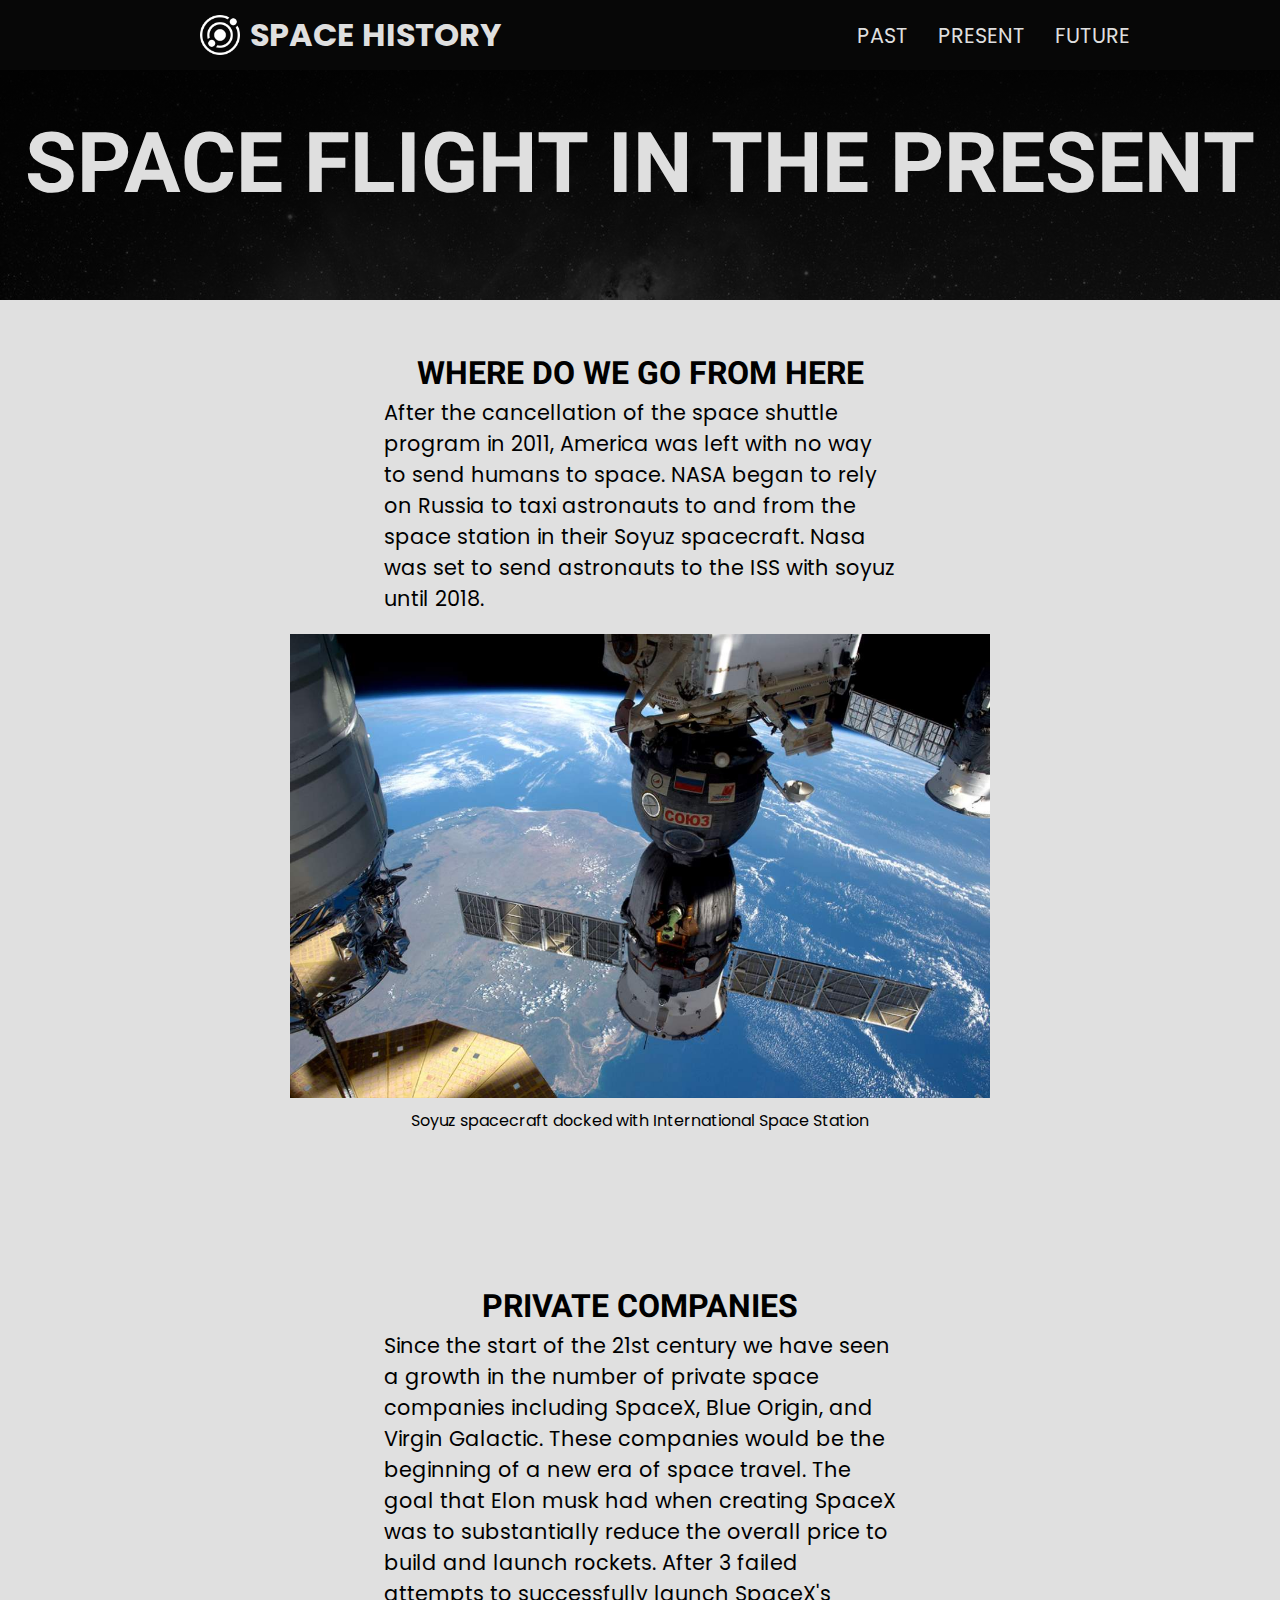
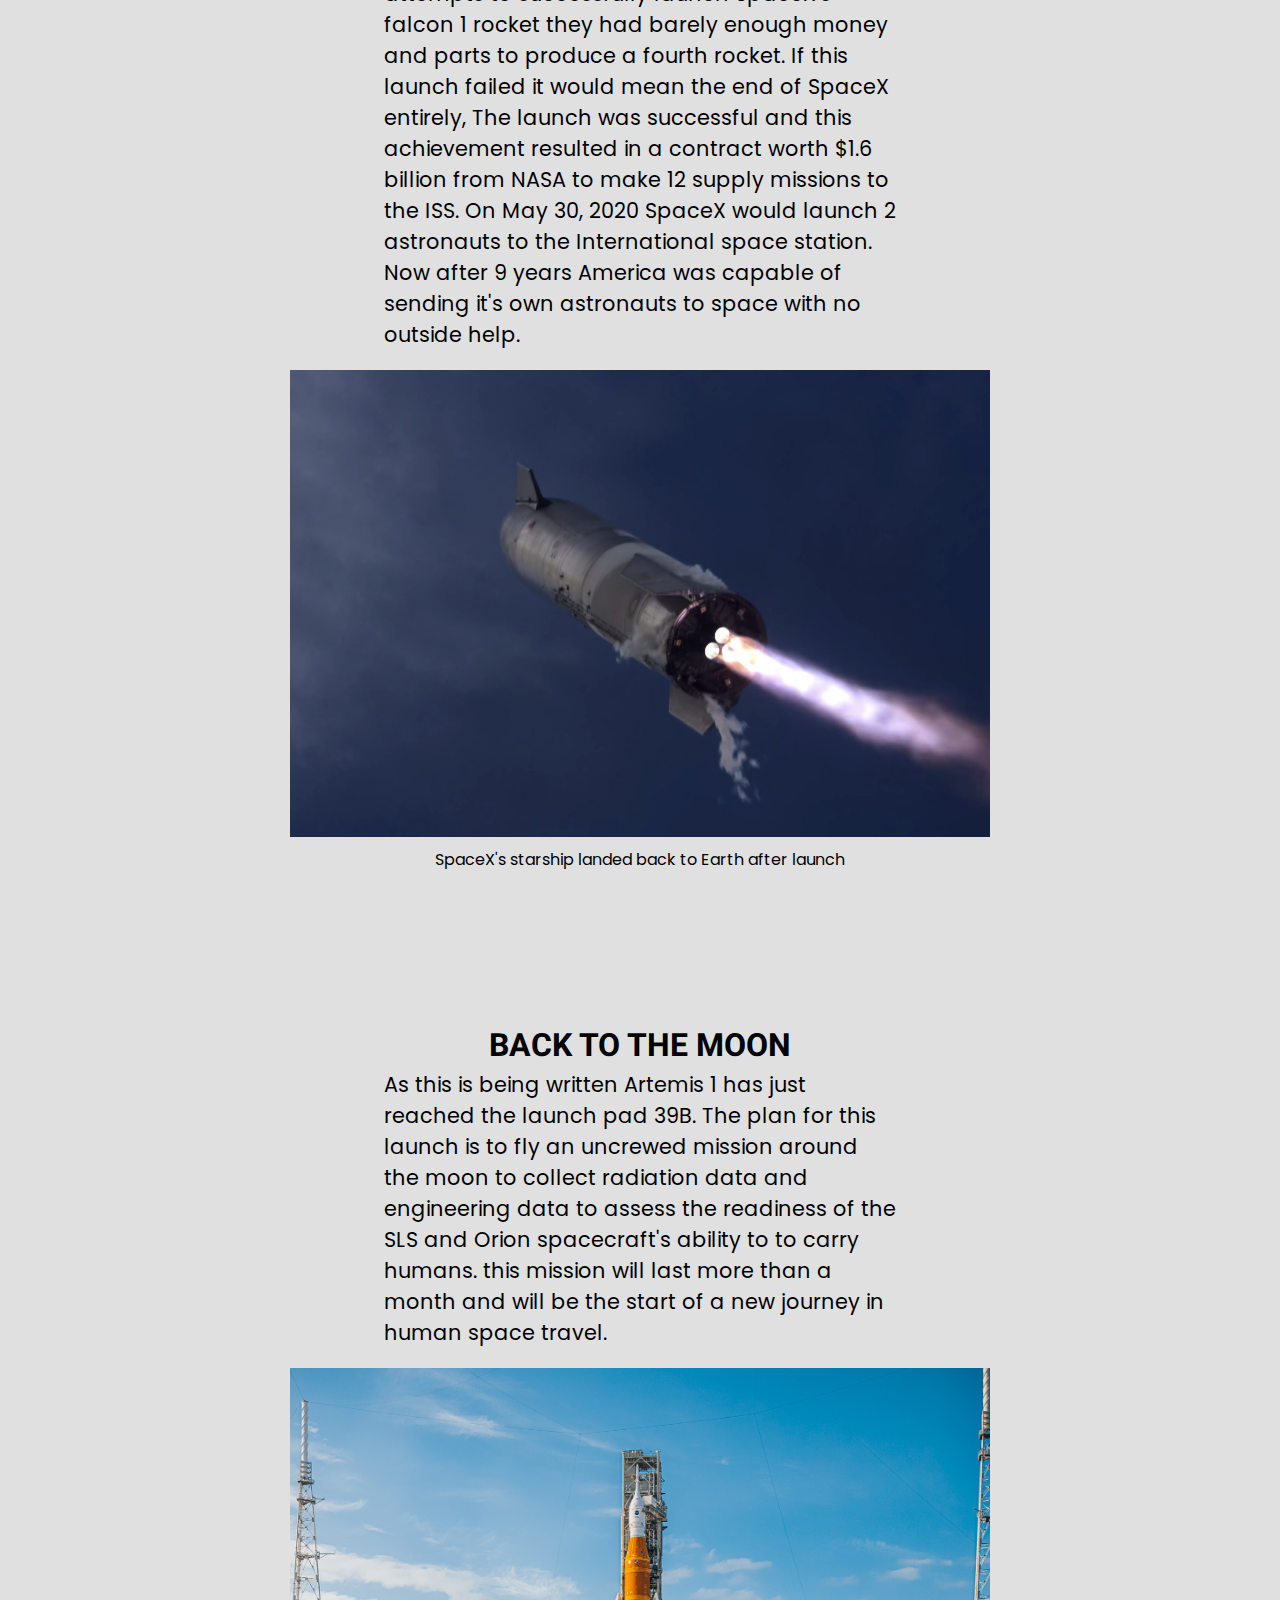
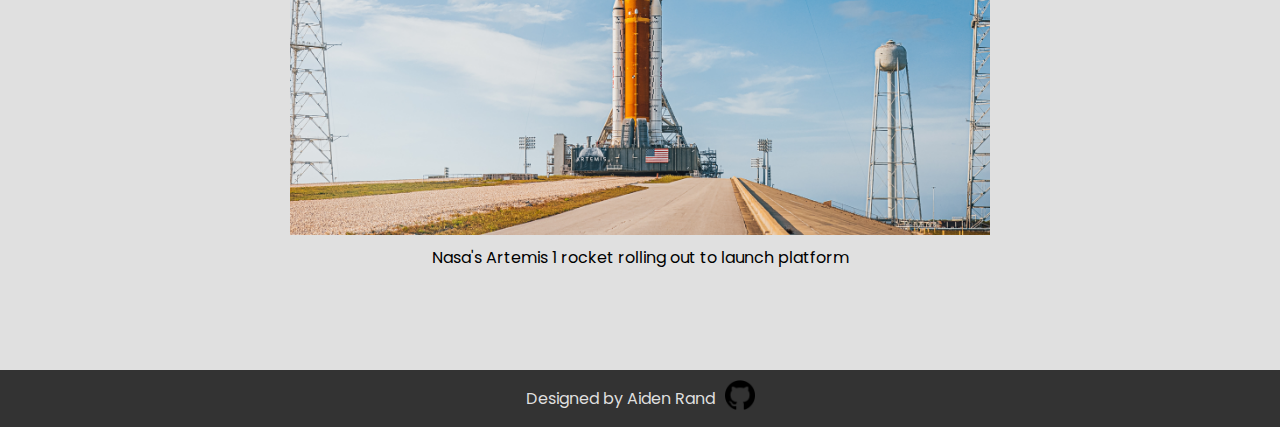
<file: present.html>
<!DOCTYPE html>
<html lang="en">
  <head>
    <meta charset="UTF-8" />
    <meta http-equiv="X-UA-Compatible" content="IE=edge" />
    <meta name="viewport" content="width=device-width, initial-scale=1.0" />
    <link rel="preconnect" href="https://fonts.googleapis.com">
    <link rel="preconnect" href="https://fonts.gstatic.com" crossorigin>
    <link href="https://fonts.googleapis.com/css2?family=Poppins:wght@600&display=swap" rel="stylesheet">
    <link rel="preconnect" href="https://fonts.googleapis.com">
    <link rel="preconnect" href="https://fonts.gstatic.com" crossorigin>
    <link href="https://fonts.googleapis.com/css2?family=Poppins:wght@200&display=swap" rel="stylesheet">
    <link rel="preconnect" href="https://fonts.googleapis.com">
    <link rel="preconnect" href="https://fonts.gstatic.com" crossorigin>
    <link href="https://fonts.googleapis.com/css2?family=Heebo:wght@900&display=swap" rel="stylesheet">
    <link rel="preconnect" href="https://fonts.googleapis.com">
    <link rel="preconnect" href="https://fonts.gstatic.com" crossorigin>
    <link href="https://fonts.googleapis.com/css2?family=Quicksand:wght@300&display=swap" rel="stylesheet">
    <link rel="preconnect" href="https://fonts.googleapis.com">
    <link rel="preconnect" href="https://fonts.gstatic.com" crossorigin>
    <link href="https://fonts.googleapis.com/css2?family=Poppins&display=swap" rel="stylesheet">
    <link rel="stylesheet" href="style.css" />
    <title>Space History</title>
    <link rel="icon" href="/favicon.ico">
</head>
<body>
    <div class="navBar">
        <ul class="nav-list">
          <div class="leftNav">
            <a class="menu-opt" href="index.html">
              <img class="spaceImg" src="/photos/astronomy.png" alt="" />
              <div class="webName">
                <h1>SPACE HISTORY</h1>
              </div>
            </a>
          </div>
          <div class="rightNav">
            <nav>
            <li><a class="menu-links" href="past.html">PAST</a></li>
            <li><a class="menu-links" href="present.html">PRESENT</a></li>
            <li><a class="menu-links" href="Future.html">FUTURE</a></li>
          </nav>
          </div>
        </ul>
      </nav>
    </div>

    <div class="page-header">
        <h2>SPACE FLIGHT IN THE PRESENT</h2>
    </div>

    <div class="page-body">
      <h3>WHERE DO WE GO FROM HERE</h3>
      <p>After the cancellation of the space shuttle program in 2011, America was left with no 
        way to send humans to space. NASA began to rely on Russia to taxi astronauts to and from 
        the space station in their Soyuz spacecraft.  Nasa was set to send astronauts to the ISS
        with soyuz until 2018.
      </p>
      <div class="soyuz-img"><img src="/photos/Soyuz-TMA-19M-docked-ISS.jpg" 
        alt="soyuz photo"><p>Soyuz spacecraft docked with International Space Station</p></div>

        <h3>PRIVATE COMPANIES</h3>
        <p>Since the start of the 21st century we have seen a growth in the number of private
          space companies including SpaceX, Blue Origin, and Virgin Galactic. These companies 
          would be the beginning of a new era of space travel. The goal that Elon musk had when 
          creating SpaceX was to substantially reduce the overall price to build and launch rockets.
          After 3 failed attempts to successfully launch SpaceX's falcon 1 rocket they had barely
          enough money and parts to produce a fourth rocket. If this launch failed it would mean 
          the end of SpaceX entirely, The launch was successful and this achievement resulted in 
          a contract worth $1.6 billion from NASA to make 12 supply missions to the ISS. On May 30,
          2020 SpaceX would launch 2 astronauts to the International space station. Now after 9 
          years America was capable of sending it's own astronauts to space with no outside help.
        </p>
        <div class="spacex-img"><img src="/photos/Screen_Shot_2021_05_13_at_4.20.02_PM.0.jfif"
          alt="star ship photo"><p>SpaceX's starship landed back to Earth after launch</p></div>

          <h3>BACK TO THE MOON</h3>
          <p>As this is being written Artemis 1 has just reached the launch pad 39B. The plan for 
            this launch is to fly an uncrewed mission around the moon to collect radiation data and
            engineering data to assess the readiness of the SLS and Orion spacecraft's ability to
            to carry humans. this mission will last more than a month and will be the start of a 
            new journey in human space travel.
          </p>
          <div class="artemis-img"><img src="/photos/SLS-Apr-21-2022-8868-1.jpg"
            alt="artemis photo"><p>Nasa's Artemis 1 rocket rolling out to launch platform</p></div>
    </div>
    <footer>
      <div class="footer">
        <p>Designed by Aiden Rand</p>
        <a href="https://github.com/Cortrax"><img src="/photos/25231.png" alt=""></a>
      </div>  
    </footer>
</body>
</html>
</file>
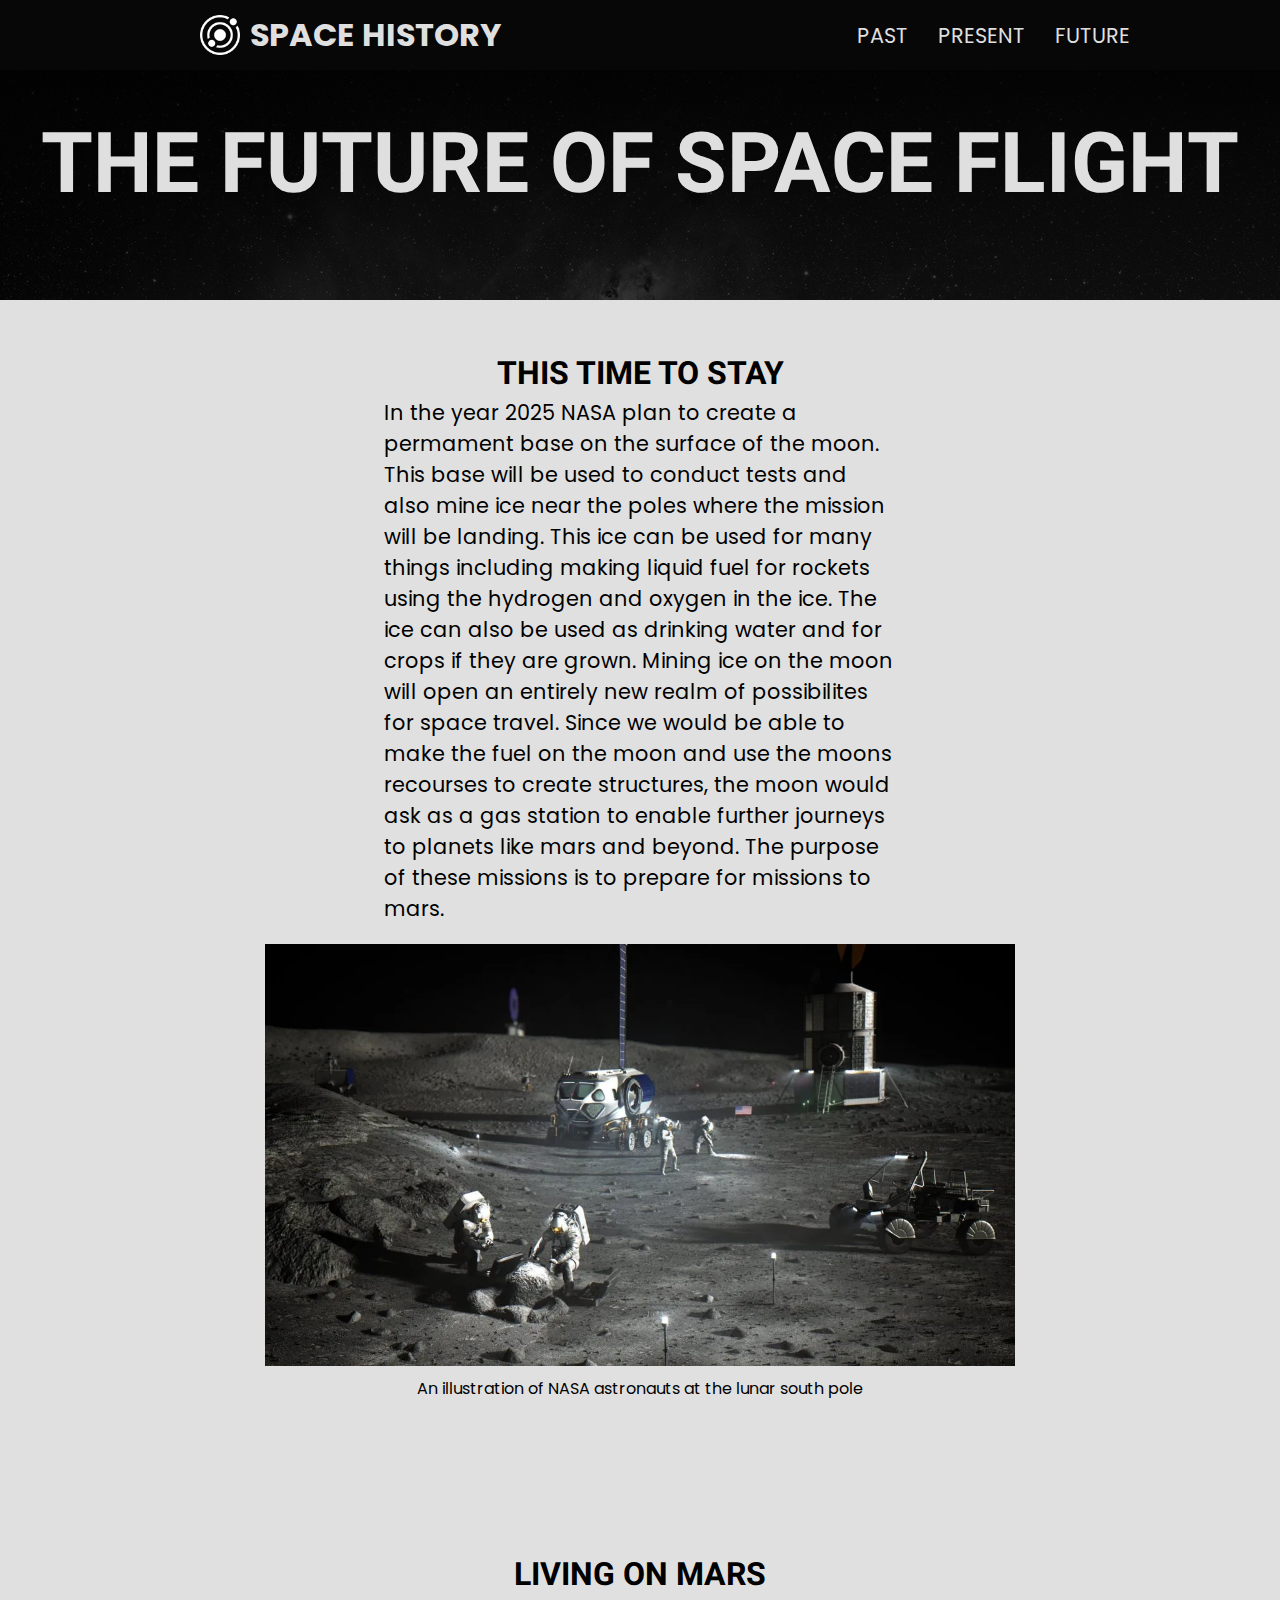
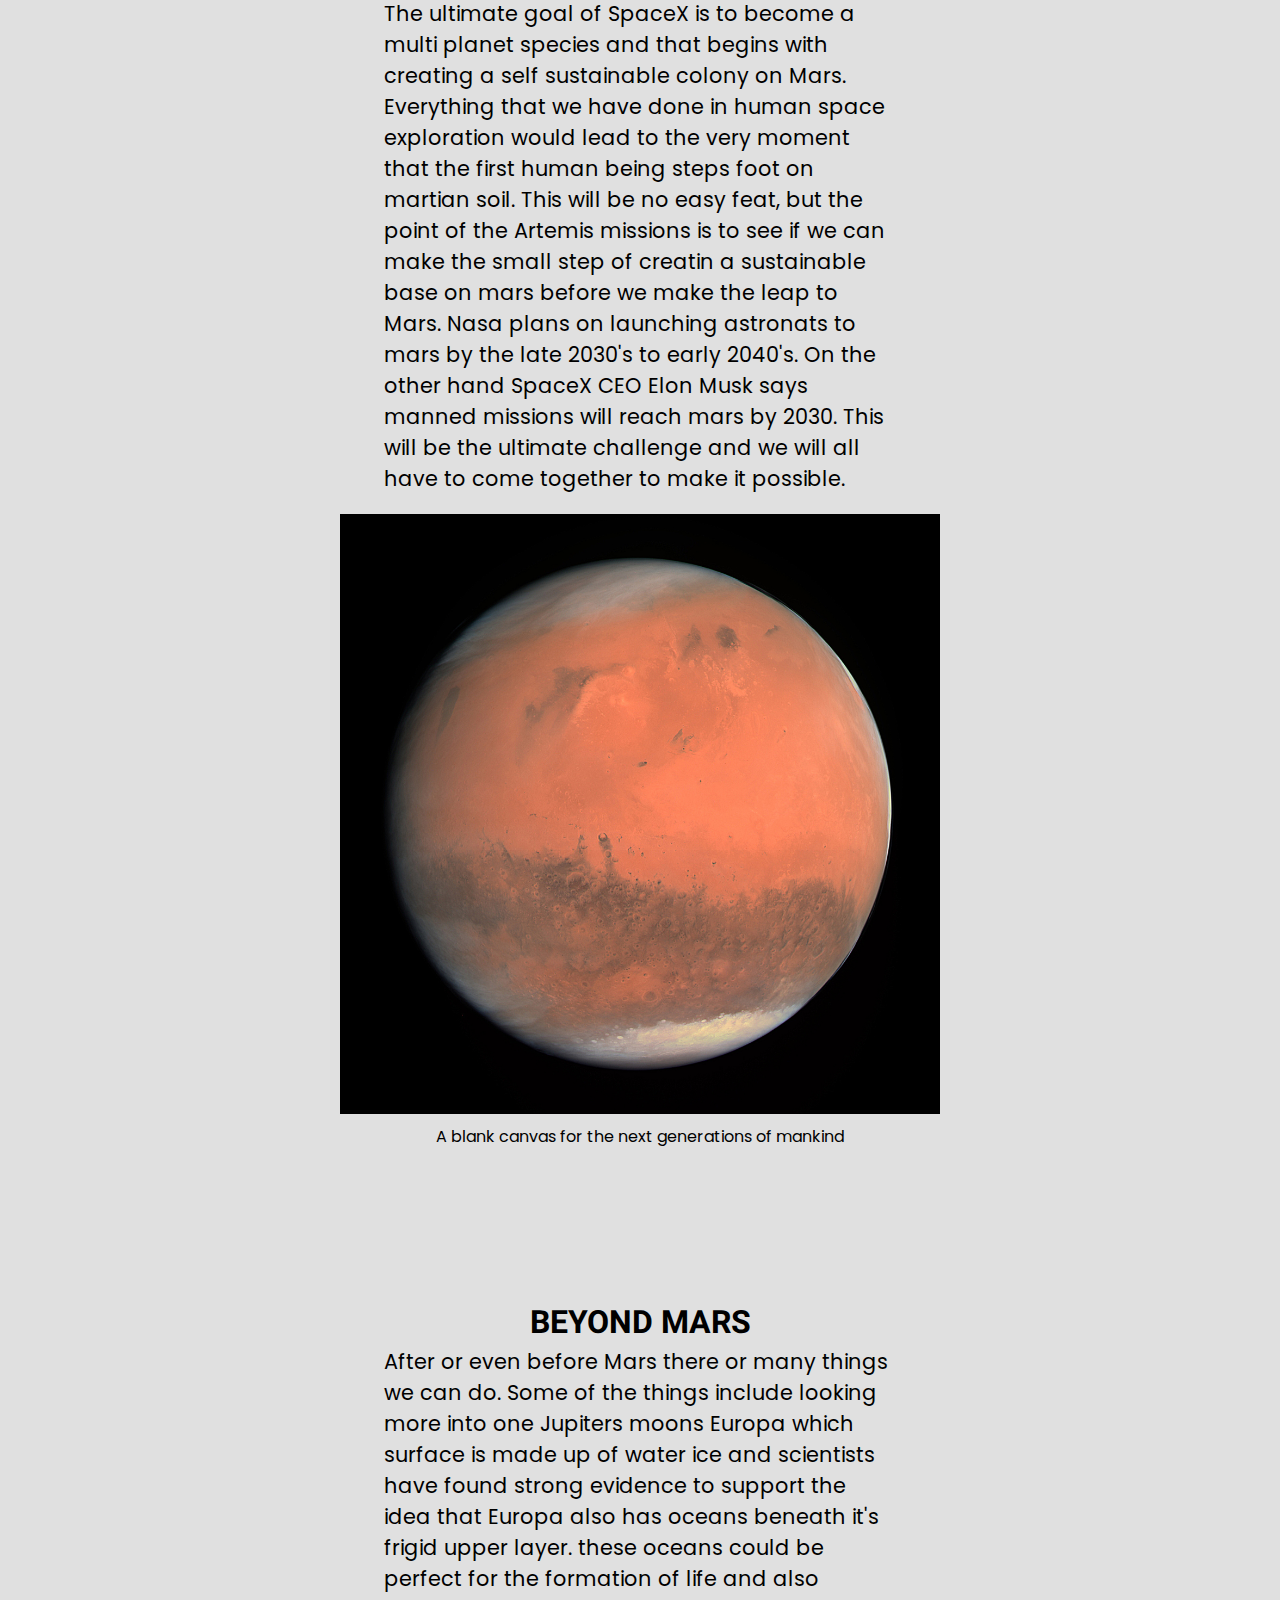
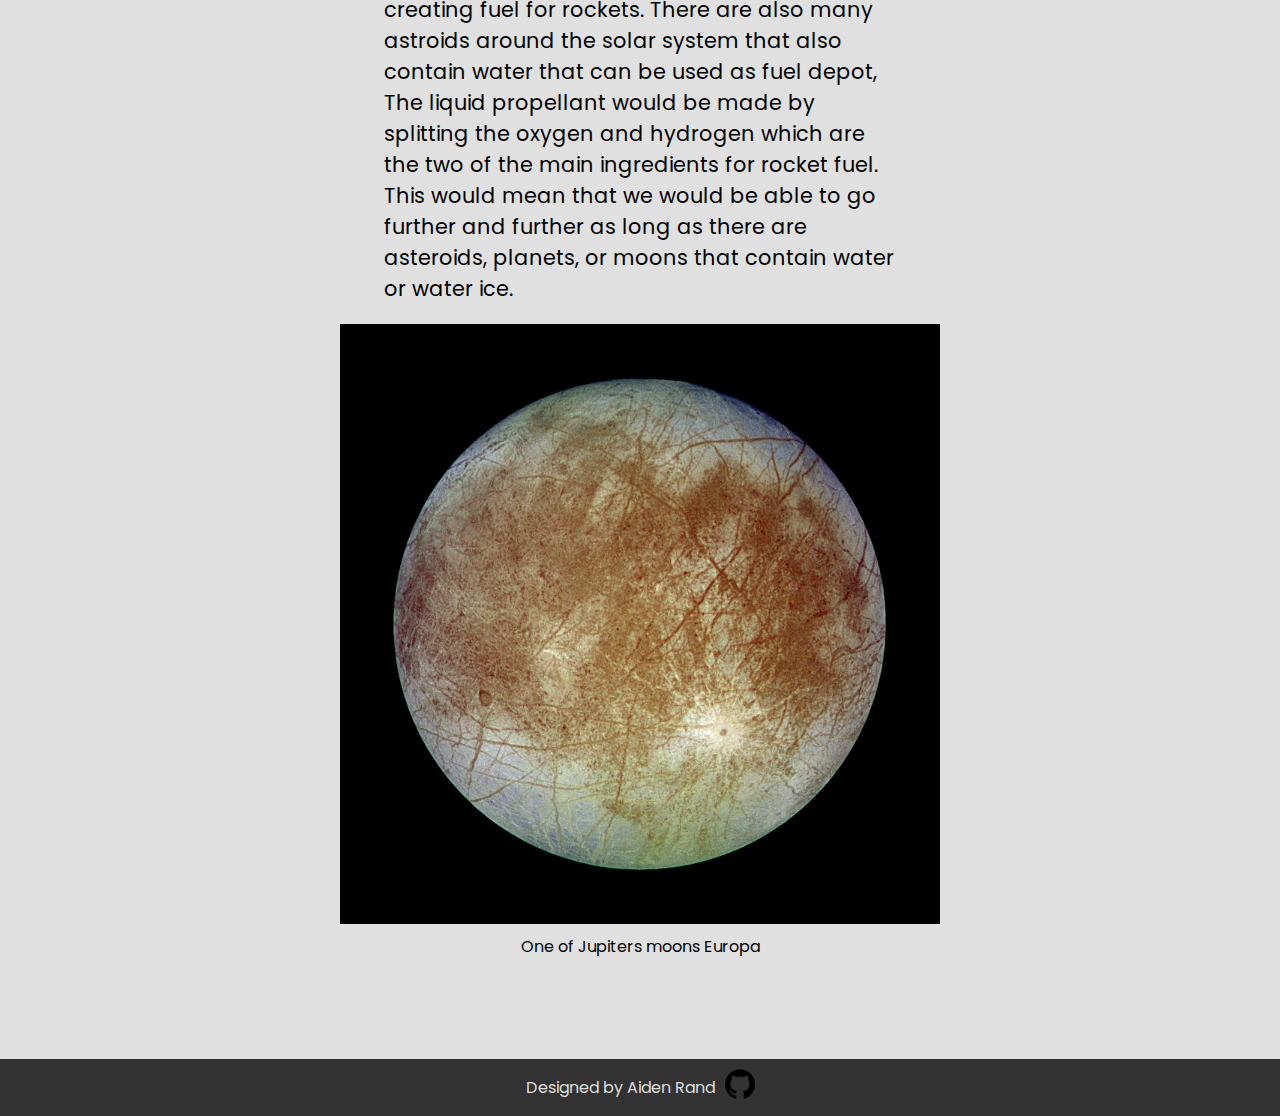
<file: space site/Future.html>
<!DOCTYPE html>
<html lang="en">
  <head>
    <meta charset="UTF-8" />
    <meta http-equiv="X-UA-Compatible" content="IE=edge" />
    <meta name="viewport" content="width=device-width, initial-scale=1.0" />
    <link rel="preconnect" href="https://fonts.googleapis.com">
    <link rel="preconnect" href="https://fonts.gstatic.com" crossorigin>
    <link href="https://fonts.googleapis.com/css2?family=Poppins:wght@600&display=swap" rel="stylesheet">
    <link rel="preconnect" href="https://fonts.googleapis.com">
    <link rel="preconnect" href="https://fonts.gstatic.com" crossorigin>
    <link href="https://fonts.googleapis.com/css2?family=Poppins:wght@200&display=swap" rel="stylesheet">
    <link rel="preconnect" href="https://fonts.googleapis.com">
    <link rel="preconnect" href="https://fonts.gstatic.com" crossorigin>
    <link href="https://fonts.googleapis.com/css2?family=Heebo:wght@900&display=swap" rel="stylesheet">
    <link rel="preconnect" href="https://fonts.googleapis.com">
    <link rel="preconnect" href="https://fonts.gstatic.com" crossorigin>
    <link href="https://fonts.googleapis.com/css2?family=Quicksand:wght@300&display=swap" rel="stylesheet">
    <link rel="stylesheet" href="style.css" />
    <link rel="preconnect" href="https://fonts.googleapis.com">
    <link rel="preconnect" href="https://fonts.gstatic.com" crossorigin>
    <link href="https://fonts.googleapis.com/css2?family=Poppins&display=swap" rel="stylesheet">
    <title>Space History</title>
    <link rel="icon" href="favicon.ico">
  </head>
<body>
    <div class="navBar">
        <ul class="nav-list">
          <div class="leftNav">
            <a class="menu-opt" href="index.html">
              <img class="spaceImg" src="photos/astronomy.png" alt="" />
              <div class="webName">
                <h1>SPACE HISTORY</h1>
              </div>
            </a>
          </div>
          <div class="rightNav">
            <nav>
            <li><a class="menu-links" href="past.html">PAST</a></li>
            <li><a class="menu-links" href="present.html">PRESENT</a></li>
            <li><a class="menu-links" href="Future.html">FUTURE</a></li>
          </nav>
          </div>
        </ul>
      </nav>
    </div>

<div class="page-header">
    <h2>THE FUTURE OF SPACE FLIGHT</h2>
</div>

<div class="page-body">
  <h3>THIS TIME TO STAY</h3>
  <p>In the year 2025 NASA plan to create a permament base on the surface of the moon.
    This base will be used to conduct tests and also mine ice near the poles where the mission
    will be landing. This ice can be used for many things including making liquid fuel for rockets
    using the hydrogen and oxygen in the ice. The ice can also be used as drinking water and for crops
    if they are grown.  Mining ice on the moon will open an entirely new realm of possibilites for space 
    travel. Since we would be able to make the fuel on the moon and use the moons recourses to create
    structures, the moon would ask as a gas station to enable further journeys to planets like mars and 
    beyond. The purpose of these missions is to prepare for missions to mars.
  </p>
  <div class="lunar-base-img"><img src="photos/surface-1200x675.jpg"
    alt="moon base photo"><p>An illustration of NASA astronauts at the lunar south pole</p></div>

    <h3>LIVING ON MARS</h3>
    <p>The ultimate goal of SpaceX is to become a multi planet species and that begins with 
      creating a self sustainable colony on Mars. Everything that we have done in human space 
      exploration would lead to the very moment that the first human being steps foot on martian
      soil. This will be no easy feat, but the point of the Artemis missions is to see if we can
      make the small step of creatin a sustainable base on mars before we make the leap to Mars.
      Nasa plans on launching astronats to mars by the late 2030's to early 2040's. On the other
      hand SpaceX CEO Elon Musk says manned missions will reach mars by 2030. This will be the 
      ultimate challenge and we will all  have to come together to make it possible.
    </p>

    <div class="mars-planet-img"><img src="photos/OSIRIS_Mars_true_color.jpg"
      alt="Mars planet"><p>A blank canvas for the next generations of mankind</p></div>

      <h3>BEYOND MARS</h3>
      <p>After or even before Mars there or many things we can do. Some of the things include
        looking more into one Jupiters moons Europa which surface is made up of water ice 
        and scientists have found strong evidence to support the idea that Europa also has
        oceans beneath it's frigid upper layer. these oceans could be perfect for the formation of
        life and also creating fuel for rockets. There are also many astroids around the solar
        system that also contain water that can be used as fuel depot, The liquid propellant 
        would be made by splitting the oxygen and hydrogen which are the two of the main ingredients
        for rocket fuel. This would mean that we would be able to go further and further as long as 
        there are asteroids, planets, or moons that contain water or water ice.
      </p>
      <div class="europa-img"><img src="photos/800px-Europa-moon-with-margins.jpg"
        alt="europa photo"><p>One of Jupiters moons Europa</p></div>
</div>

<footer>
  <div class="footer">
    <p>Designed by Aiden Rand</p>
    <a href="https://github.com/Cortrax"><img src="photos/25231.png" alt=""></a>
  </div>  
</footer>
</body>
<script src="/app.js"></script>
</html>
</file>
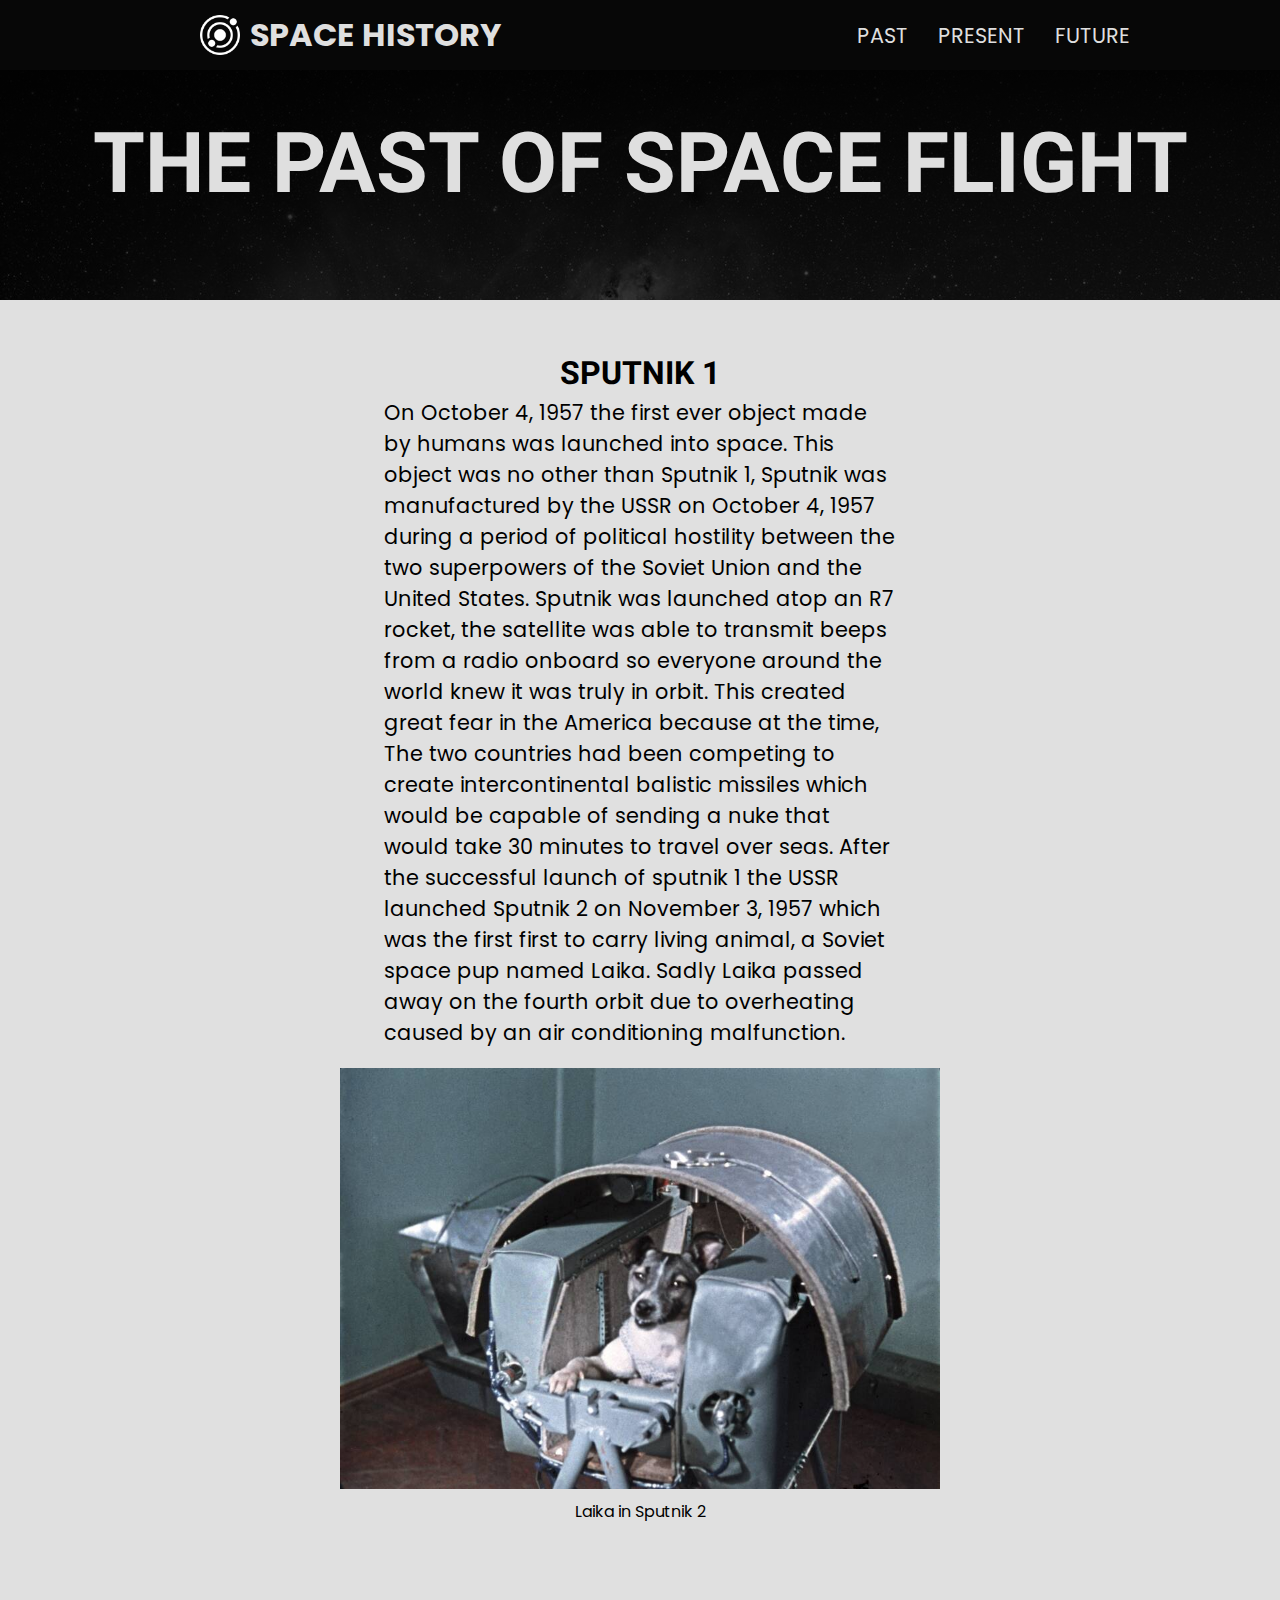
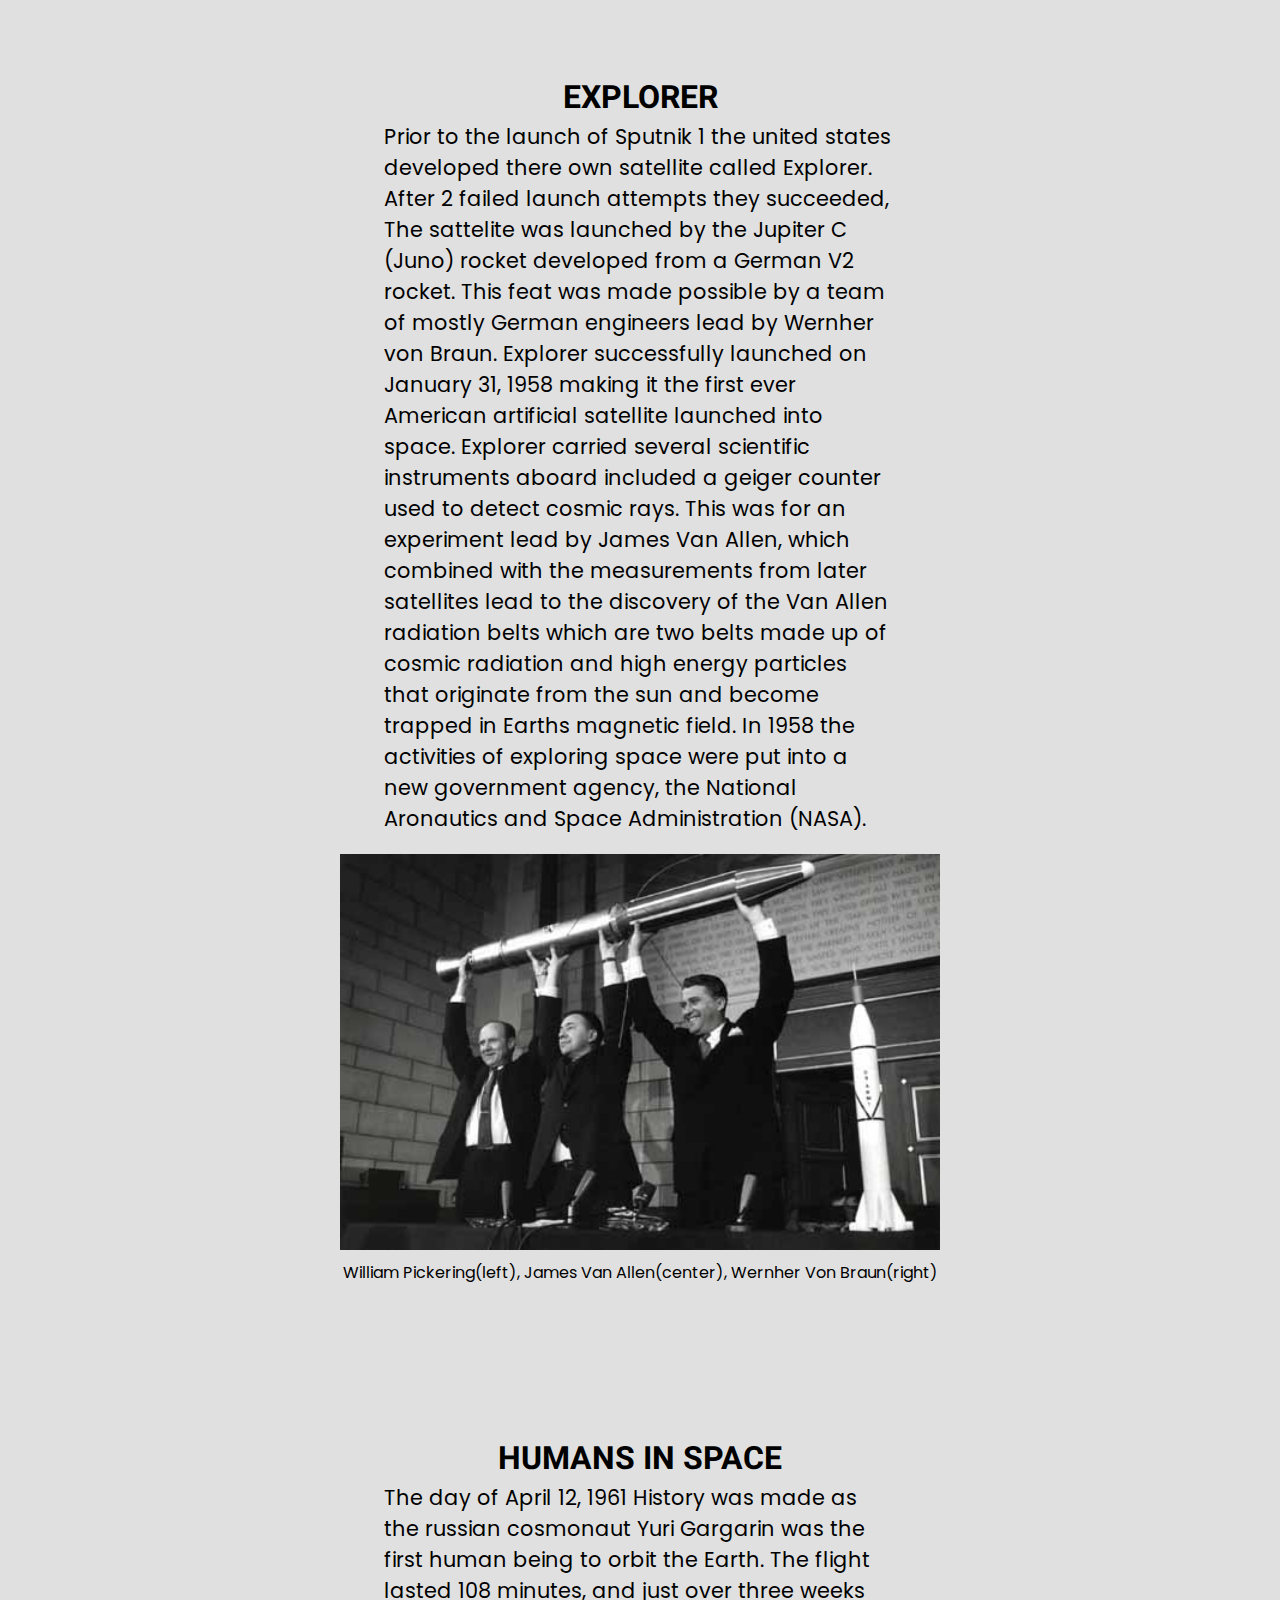
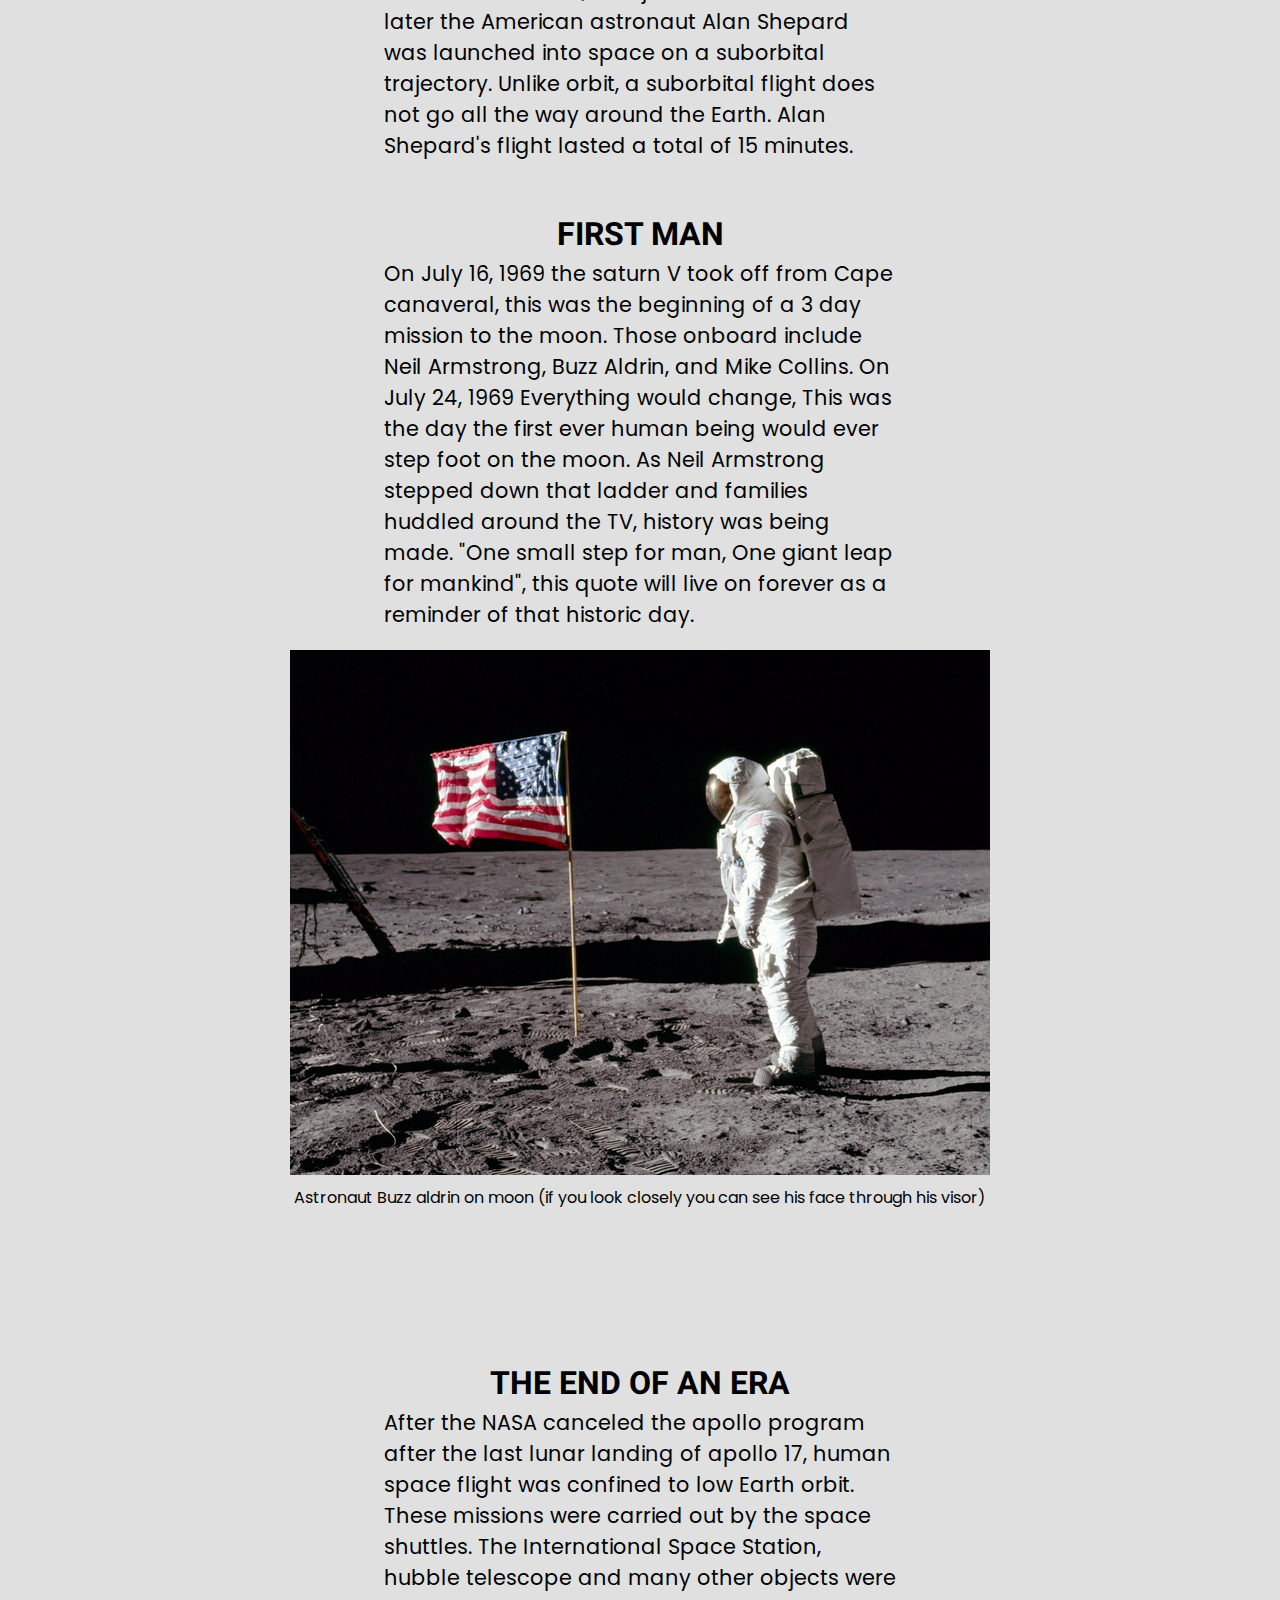
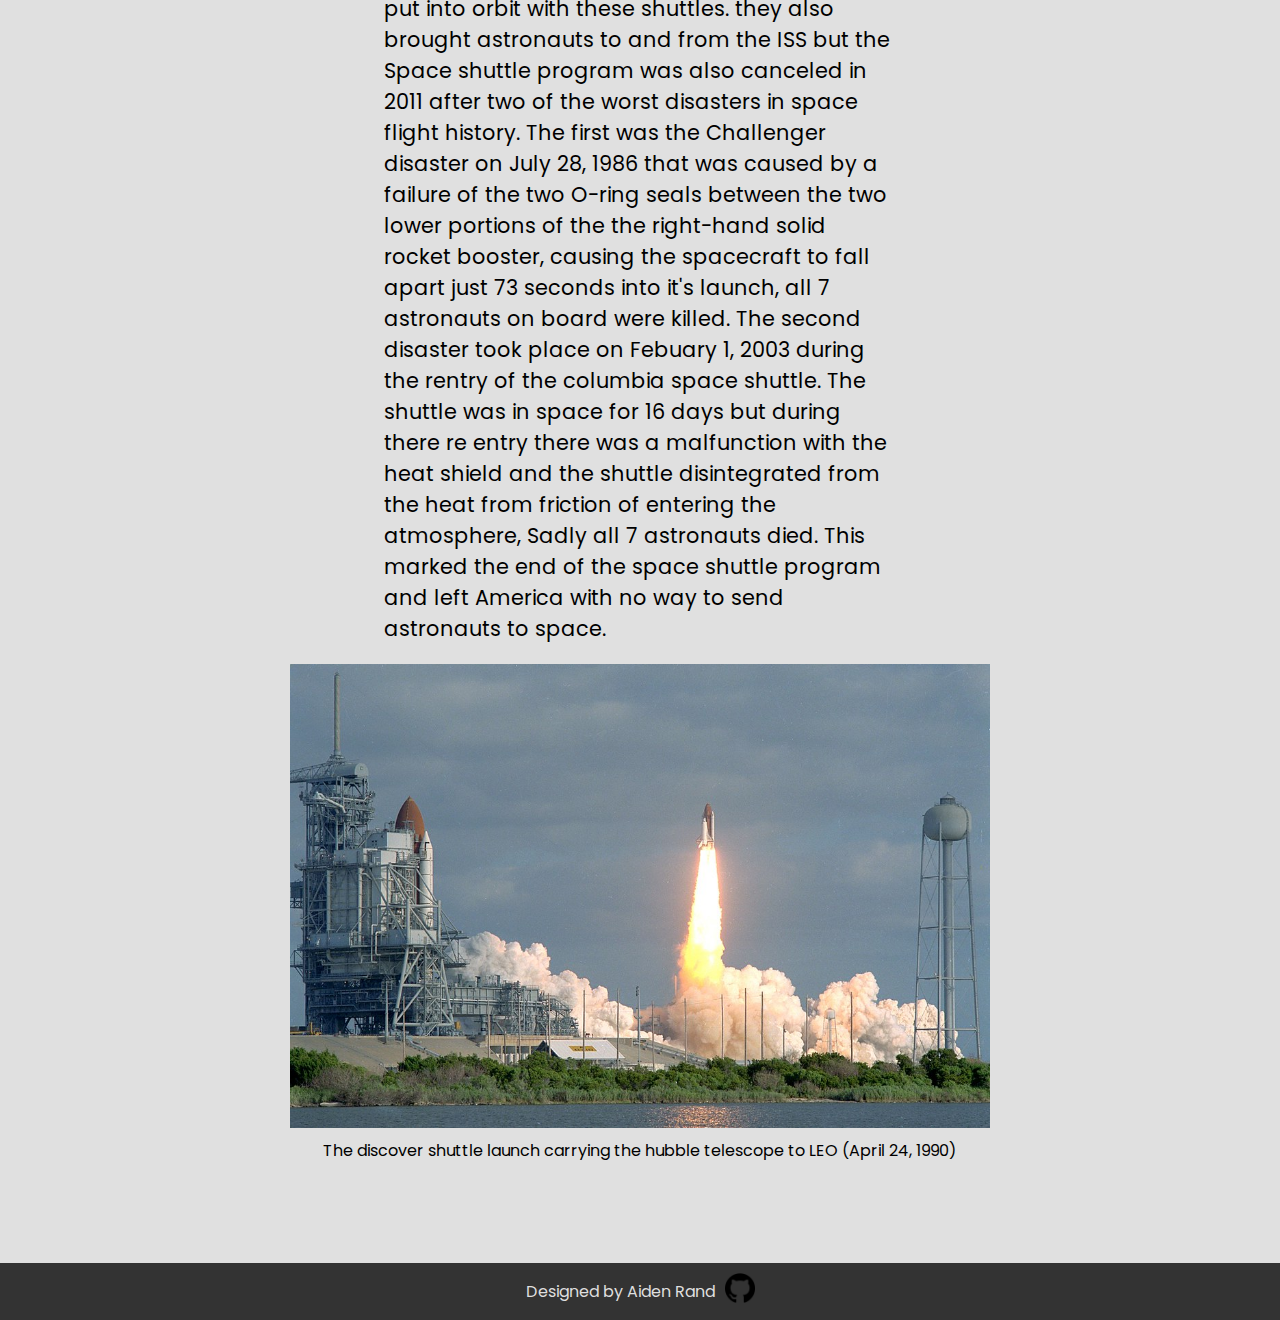
<file: space site/past.html>
<!DOCTYPE html>
<html lang="en">
  <head>
    <meta charset="UTF-8" />
    <meta http-equiv="X-UA-Compatible" content="IE=edge" />
    <meta name="viewport" content="width=device-width, initial-scale=1.0" />
    <link rel="preconnect" href="https://fonts.googleapis.com">
    <link rel="preconnect" href="https://fonts.gstatic.com" crossorigin>
    <link href="https://fonts.googleapis.com/css2?family=Poppins:wght@600&display=swap" rel="stylesheet">
    <link rel="preconnect" href="https://fonts.googleapis.com">
    <link rel="preconnect" href="https://fonts.gstatic.com" crossorigin>
    <link href="https://fonts.googleapis.com/css2?family=Poppins:wght@200&display=swap" rel="stylesheet">
    <link rel="preconnect" href="https://fonts.googleapis.com">
    <link rel="preconnect" href="https://fonts.gstatic.com" crossorigin>
    <link href="https://fonts.googleapis.com/css2?family=Heebo:wght@900&display=swap" rel="stylesheet">
    <link rel="preconnect" href="https://fonts.googleapis.com">
    <link rel="stylesheet" href="style.css" />
    <link rel="preconnect" href="https://fonts.googleapis.com">
    <link rel="preconnect" href="https://fonts.gstatic.com" crossorigin>
    <link href="https://fonts.googleapis.com/css2?family=Poppins&display=swap" rel="stylesheet">
    <title>Space History</title>
    <link rel="icon" href="favicon.ico">
  </head>
<body>
    <div class="navBar">
        <ul class="nav-list">
          <div class="leftNav">
            <a class="menu-opt" href="index.html">
              <img class="spaceImg" src="photos/astronomy.png" alt="" />
              <div class="webName">
                <h1>SPACE HISTORY</h1>
              </div>
            </a>
          </div>
          <div class="rightNav">
            <nav>
            <li><a class="menu-links" href="past.html">PAST</a></li>
            <li><a class="menu-links" href="present.html">PRESENT</a></li>
            <li><a class="menu-links" href="Future.html">FUTURE</a></li>
          </nav>
          </div>
        </ul>
      </nav>
    </div>

<div class="page-header">
    <h2>THE PAST OF SPACE FLIGHT</h2>
</div>

    <div class="page-body">
        <h3>SPUTNIK 1</h3>
        <p>On October 4, 1957 the first ever object made by humans was launched into space. This object
            was no other than Sputnik 1, Sputnik was manufactured by the USSR on October 4, 1957 during a period of
            political hostility between the two superpowers of the Soviet Union and the United States.
            Sputnik was launched atop an R7 rocket, the satellite was able to transmit beeps from a radio
            onboard so everyone around the world knew it was truly in orbit. This created great fear in the
            America because at the time, The two countries had been competing to create intercontinental
            balistic missiles which would be capable of sending a nuke that would take 30 minutes to travel
            over seas.  After the successful launch of sputnik 1 the USSR launched Sputnik 2 on November 3, 1957
            which was the first first to carry living animal, a Soviet space pup named Laika. Sadly Laika passed
            away on the fourth orbit due to overheating caused by an air conditioning malfunction.
        </p>

        <div class="laika-img"><img src="photos/laik-or-muttnik-the-soviet-dog.jpg"
            alt="photo of laika"><p>Laika in Sputnik 2</p></div>

          <h3>EXPLORER</h3>
          <p>Prior to the launch of Sputnik 1 the united states developed there own satellite called
            Explorer. After 2 failed launch attempts they succeeded, The sattelite was launched by 
            the Jupiter C (Juno) rocket developed from a German V2 rocket. This feat was made possible by a 
            team of mostly German engineers lead by Wernher von Braun. Explorer successfully launched 
            on January 31, 1958 making it the first ever American artificial satellite launched into space.
            Explorer carried several scientific instruments aboard included a geiger counter used to detect
            cosmic rays. This was for an experiment lead by James Van Allen, which combined with the 
            measurements from later satellites lead to the discovery of the Van Allen radiation belts 
            which are two belts made up of cosmic radiation and high energy particles that originate 
            from the sun and become trapped in Earths magnetic field. In 1958 the activities of 
            exploring space were put into a new government agency, the National Aronautics and
            Space Administration (NASA).
          </p>
          <div class="explorer-img"><img src="photos/pickering-van-allen-von-braun.jpg"
            alt="pickering, van allen, Wernher"><p>William Pickering(left), James Van Allen(center),
              Wernher Von Braun(right)</p>
          </div>

          <h3>HUMANS IN SPACE</h3>
          <p>The day of April 12, 1961 History was made as the russian cosmonaut Yuri Gargarin
            was the first human being to orbit the Earth. The flight lasted 108 minutes, and 
            just over three weeks later the American astronaut Alan Shepard was launched into 
            space on a suborbital trajectory. Unlike orbit, a suborbital flight does not go all
            the way around the Earth. Alan Shepard's flight lasted a total of 15 minutes.
          </p>

          <h3>FIRST MAN</h3>
          <p>On July 16, 1969 the saturn V took off from Cape canaveral, this was the beginning
            of a 3 day mission to the moon. Those onboard include Neil Armstrong, Buzz Aldrin, and
            Mike Collins. On July 24, 1969 Everything would change, This was the day the first ever human
            being would ever step foot on the moon. As Neil Armstrong stepped down that ladder
            and families huddled around the TV, history was being made. "One small step for man,
            One giant leap for mankind", this quote will live on forever as a reminder of that 
            historic day.
            <div class="apollo-img"><img src="photos/58e806f677bb70565e8b4d06.jpg"
              alt="Buzz aldrin on moon"><p>Astronaut Buzz aldrin on moon
                (if you look closely you can see his face through his visor)</p></div>

            <h3>THE END OF AN ERA</h3>
            <p>After the NASA canceled the apollo program after the last lunar landing of
              apollo 17, human space flight was confined to low Earth orbit. These missions 
              were carried out by the space shuttles. The International Space Station, hubble 
              telescope and many other objects were put into orbit with these shuttles. they 
              also brought astronauts to and from the ISS but the Space shuttle program was 
              also canceled in 2011 after two of the worst disasters in space flight history. The first
              was the Challenger disaster on July 28, 1986 that was caused by a failure of the two 
              O-ring seals between the two lower portions of the the right-hand solid rocket booster, 
              causing the spacecraft to fall apart just 73 seconds into it's launch, all 7 astronauts on 
              board were killed. The second disaster took place on Febuary 1, 2003 during the rentry of the
              columbia space shuttle. The shuttle was in space for 16 days but during there re entry there 
              was a malfunction with the heat shield and the shuttle disintegrated from the heat from friction
              of entering the atmosphere, Sadly all 7 astronauts died. This marked the end of the space shuttle 
              program and left America with no way to send astronauts to space.
            </p>
            <div class="discovery-img"><img src="photos/4858565452_63c6878c6f_b.jpg"
              alt="Discovery shuttle launch">
              <p>The discover shuttle launch carrying the hubble telescope to LEO (April 24, 1990)</p></div>
      </div>

    <footer>
      <div class="footer">
        <p>Designed by Aiden Rand</p>
        <a href="https://github.com/Cortrax"><img src="photos/25231.png" alt=""></a>
      </div>  
    </footer>
</body>
<script src="/app.js"></script>
</html>
</file>
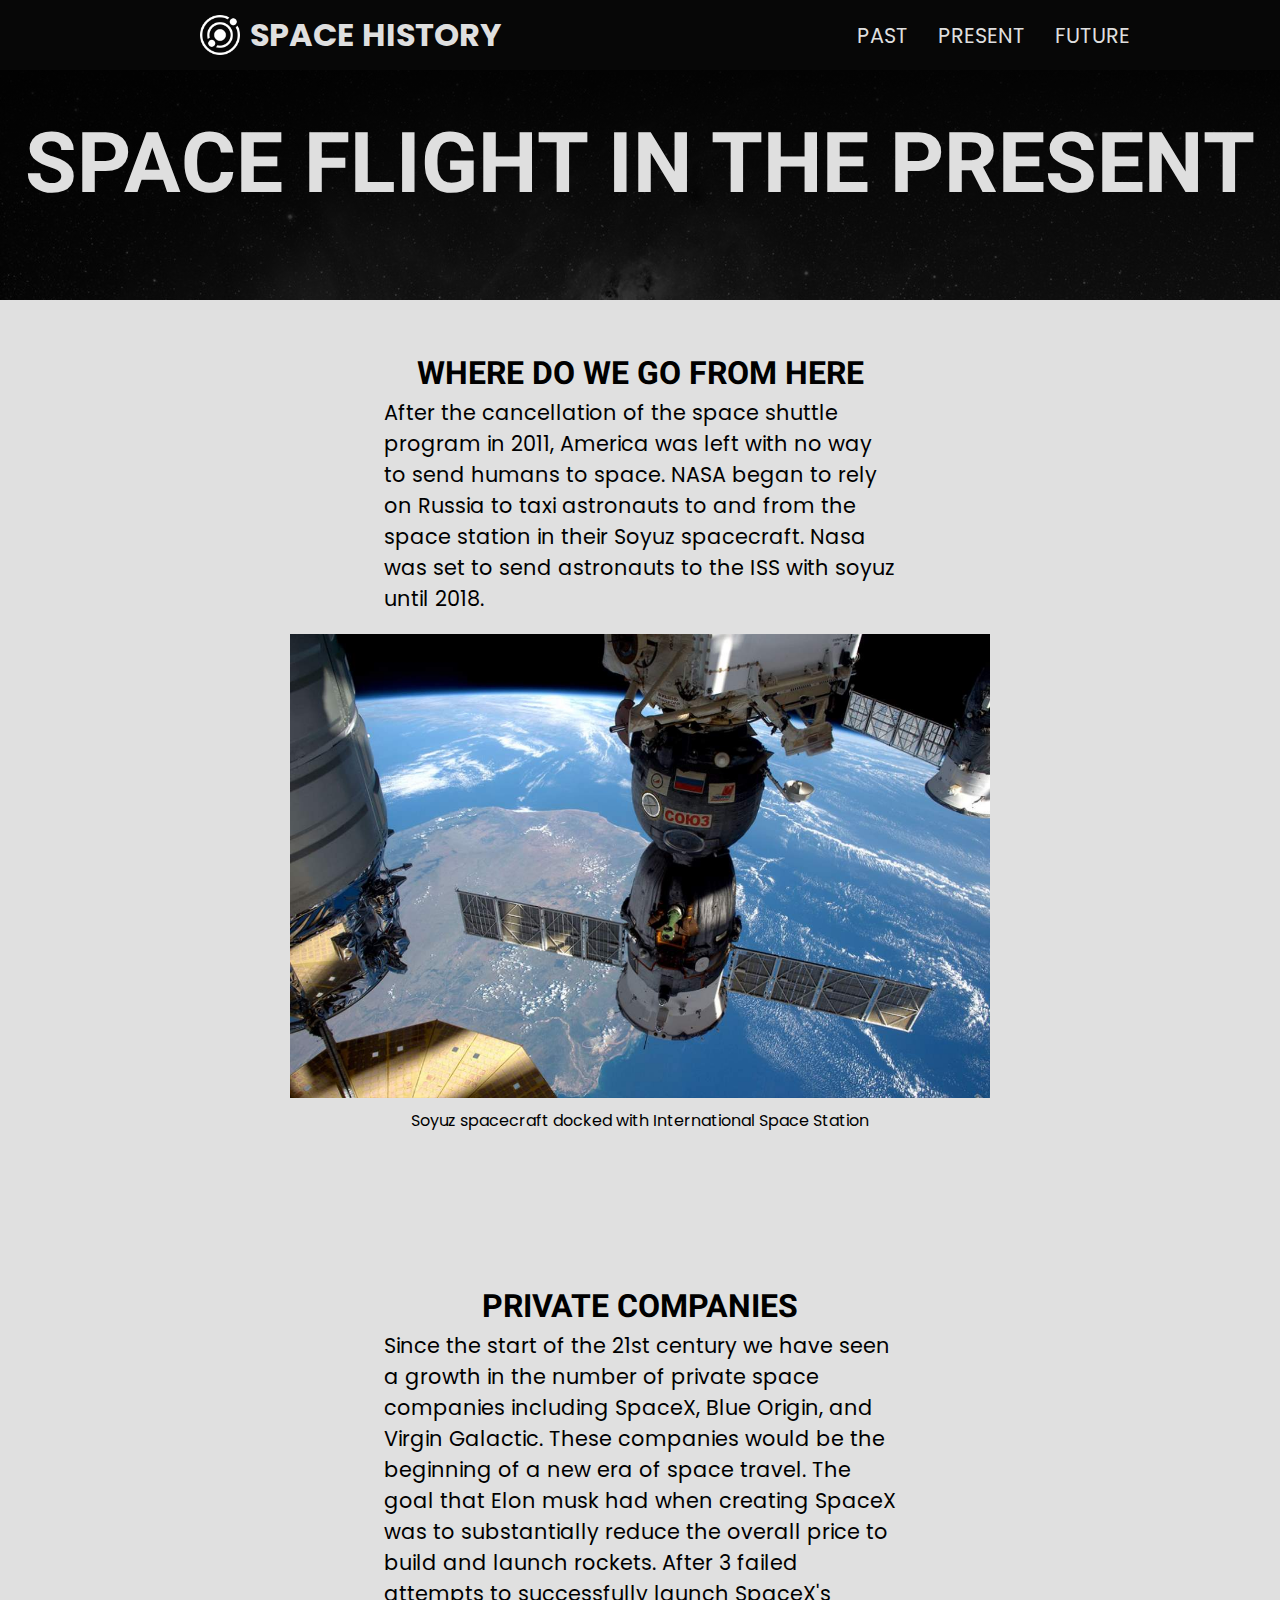
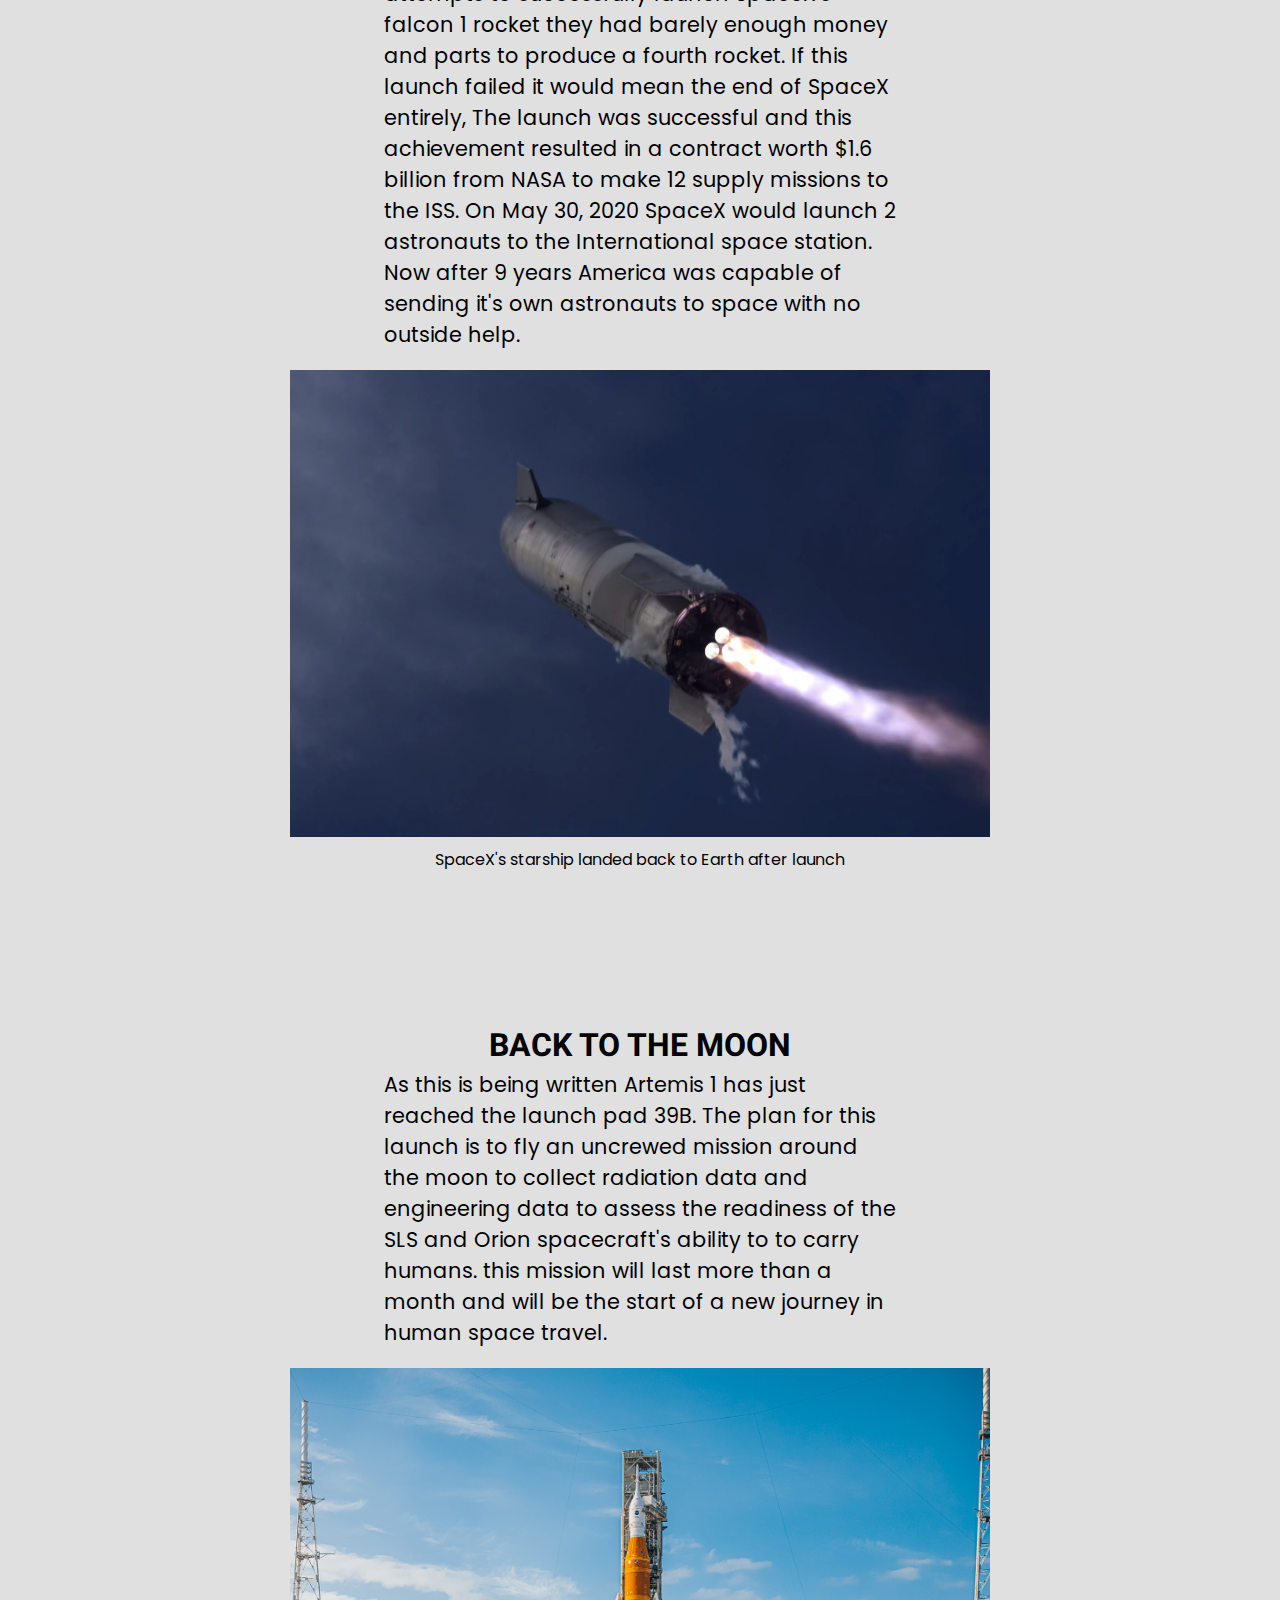
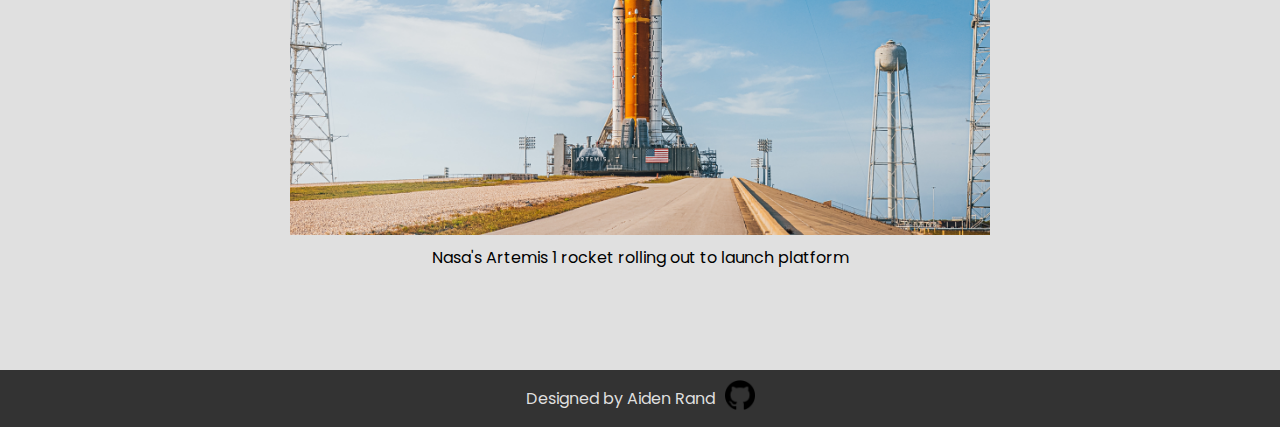
<file: space site/present.html>
<!DOCTYPE html>
<html lang="en">
  <head>
    <meta charset="UTF-8" />
    <meta http-equiv="X-UA-Compatible" content="IE=edge" />
    <meta name="viewport" content="width=device-width, initial-scale=1.0" />
    <link rel="preconnect" href="https://fonts.googleapis.com">
    <link rel="preconnect" href="https://fonts.gstatic.com" crossorigin>
    <link href="https://fonts.googleapis.com/css2?family=Poppins:wght@600&display=swap" rel="stylesheet">
    <link rel="preconnect" href="https://fonts.googleapis.com">
    <link rel="preconnect" href="https://fonts.gstatic.com" crossorigin>
    <link href="https://fonts.googleapis.com/css2?family=Poppins:wght@200&display=swap" rel="stylesheet">
    <link rel="preconnect" href="https://fonts.googleapis.com">
    <link rel="preconnect" href="https://fonts.gstatic.com" crossorigin>
    <link href="https://fonts.googleapis.com/css2?family=Heebo:wght@900&display=swap" rel="stylesheet">
    <link rel="preconnect" href="https://fonts.googleapis.com">
    <link rel="preconnect" href="https://fonts.gstatic.com" crossorigin>
    <link href="https://fonts.googleapis.com/css2?family=Quicksand:wght@300&display=swap" rel="stylesheet">
    <link rel="preconnect" href="https://fonts.googleapis.com">
    <link rel="preconnect" href="https://fonts.gstatic.com" crossorigin>
    <link href="https://fonts.googleapis.com/css2?family=Poppins&display=swap" rel="stylesheet">
    <link rel="stylesheet" href="style.css" />
    <title>Space History</title>
    <link rel="icon" href="/favicon.ico">
</head>
<body>
    <div class="navBar">
        <ul class="nav-list">
          <div class="leftNav">
            <a class="menu-opt" href="index.html">
              <img class="spaceImg" src="photos/astronomy.png" alt="" />
              <div class="webName">
                <h1>SPACE HISTORY</h1>
              </div>
            </a>
          </div>
          <div class="rightNav">
            <nav>
            <li><a class="menu-links" href="past.html">PAST</a></li>
            <li><a class="menu-links" href="present.html">PRESENT</a></li>
            <li><a class="menu-links" href="Future.html">FUTURE</a></li>
          </nav>
          </div>
        </ul>
      </nav>
    </div>

    <div class="page-header">
        <h2>SPACE FLIGHT IN THE PRESENT</h2>
    </div>

    <div class="page-body">
      <h3>WHERE DO WE GO FROM HERE</h3>
      <p>After the cancellation of the space shuttle program in 2011, America was left with no 
        way to send humans to space. NASA began to rely on Russia to taxi astronauts to and from 
        the space station in their Soyuz spacecraft.  Nasa was set to send astronauts to the ISS
        with soyuz until 2018.
      </p>
      <div class="soyuz-img"><img src="photos/Soyuz-TMA-19M-docked-ISS.jpg" 
        alt="soyuz photo"><p>Soyuz spacecraft docked with International Space Station</p></div>

        <h3>PRIVATE COMPANIES</h3>
        <p>Since the start of the 21st century we have seen a growth in the number of private
          space companies including SpaceX, Blue Origin, and Virgin Galactic. These companies 
          would be the beginning of a new era of space travel. The goal that Elon musk had when 
          creating SpaceX was to substantially reduce the overall price to build and launch rockets.
          After 3 failed attempts to successfully launch SpaceX's falcon 1 rocket they had barely
          enough money and parts to produce a fourth rocket. If this launch failed it would mean 
          the end of SpaceX entirely, The launch was successful and this achievement resulted in 
          a contract worth $1.6 billion from NASA to make 12 supply missions to the ISS. On May 30,
          2020 SpaceX would launch 2 astronauts to the International space station. Now after 9 
          years America was capable of sending it's own astronauts to space with no outside help.
        </p>
        <div class="spacex-img"><img src="photos/Screen_Shot_2021_05_13_at_4.20.02_PM.0.jfif"
          alt="star ship photo"><p>SpaceX's starship landed back to Earth after launch</p></div>

          <h3>BACK TO THE MOON</h3>
          <p>As this is being written Artemis 1 has just reached the launch pad 39B. The plan for 
            this launch is to fly an uncrewed mission around the moon to collect radiation data and
            engineering data to assess the readiness of the SLS and Orion spacecraft's ability to
            to carry humans. this mission will last more than a month and will be the start of a 
            new journey in human space travel.
          </p>
          <div class="artemis-img"><img src="photos/SLS-Apr-21-2022-8868-1.jpg"
            alt="artemis photo"><p>Nasa's Artemis 1 rocket rolling out to launch platform</p></div>
    </div>
    <footer>
      <div class="footer">
        <p>Designed by Aiden Rand</p>
        <a href="https://github.com/Cortrax"><img src="photos/25231.png" alt=""></a>
      </div>  
    </footer>
</body>
</html>
</file>
<file: style.css>
* {
  padding: 0;
  margin: 0;
}

:root {
  --text-color: rgb(223, 223, 223);
}
body {
  margin: 0;
  background-color: rgb(224, 224, 224);
}

nav {
  display: flex;
  gap: 30px;
}

.navBar {
  background-color: rgb(7, 7, 7);
  align-content: center;
  position: fixed;
  width: 100%;
  z-index: 1;
}

.spaceImg {
  width: 40px;
}

.leftNav {
  display: flex;
  justify-content: center;
  align-content: center;
  margin-left: 150px;
}

.webName {
  font-size: 1rem;
  margin-left: 10px;
  font-family: "Poppins", sans-serif;
}

.nav-list {
  display: flex;
  margin-left: 50px;
  justify-content: space-between;
  list-style-type: none;
  align-items: center;
  font-family: "Poppins", sans-serif;
  color: var(--text-color);
  height: 70px;
  z-index: 1;
}

.rightNav {
  display: flex;
  margin-right: 150px;
  gap: 50px;
  font-size: 1.3rem;
}

.menu-links {
  color: var(--text-color);
  text-decoration: none;
  align-items: center;
  transition: 0.2s ease-in-out;
}

.menu-links:hover {
  color: rgb(129, 129, 129);
}

.menu-opt {
  display: flex;
  color: var(--text-color);
  text-decoration: none;
  align-items: center;
}

.front-page-container {
  display: flex;
  font-size: 4rem;
  font-family: "Heebo", sans-serif;
  color: var(--text-color);
  background: linear-gradient(rgba(0, 0, 0, 1), rgba(0, 0, 0, 0.5)),
    url(/photos/a2688fee6caacf8955c6c429713555bc.jpg);
  background-size: cover;
  align-items: center;
  justify-content: center;
  height: 90vh;
  flex-direction: column;
}

.front-page-container > p {
  margin: 0;
}

.arrow-png {
  position: absolute;
  bottom: 170px;
  transform: translate(-50%, -50%);
}

.arrow-png span {
  display: block;
  width: 30px;
  height: 30px;
  border-bottom: 1px solid var(--text-color);
  border-right: 1px solid var(--text-color);
  transform: rotate(45deg);
  margin: -10px;
  animation: animate 3s infinite;
}

.arrow-png span:nth-child(2) {
  animation-delay: -0.2s;
}

.arrow-png span:nth-child(3) {
  animation-delay: -0.4s;
}
@keyframes animate {
  0% {
    opacity: 0;
    transform: rotate(45deg) translate(-20px, -20px);
  }
  50% {
    opacity: 1;
  }
  100% {
    opacity: 0;
    transform: rotate(45deg) translate(20px, 20px);
  }
}

#front-page-smallText {
  font-family: "Poppins", sans-serif;
  font-size: 2.5rem;
  font-weight: 300;
}

.goddard-container {
  display: flex;
  padding-top: 100px;
  padding-bottom: 100px;
  justify-content: center;
  align-items: center;
  background-color: rgb(15, 15, 15);
}

.goddard-photo > img {
  height: 700px;
  width: auto;
}

.goddard-photo > p {
  color: var(--text-color);
  font-family: "Poppins", sans-serif;
  font-size: 0.94rem;
  margin-top: 5px;
}

.goddard-history-text {
  display: flex;
  width: 700px;
  font-size: 3rem;
  margin-left: 100px;
  flex-direction: column;
  color: var(--text-color);
  font-family: "Poppins", sans-serif;
  font-size: 2.5rem;
}

.goddard-history-text > p {
  font-size: 1.5rem;
}

.past-present-future {
  display: flex;
  justify-content: center;
  text-align: center;
  gap: 150px;
  padding: 150px;
  background-color: rgb(0, 0, 0);
}

.past-present-future > a {
  text-decoration: none;
  font-family: "Poppins", sans-serif;
  font-size: 3rem;
  color: var(--text-color);
}

.moon-img {
  width: 340px;
  border-radius: 50%;
  margin-bottom: -3px;
  transition: 0.3s ease-in-out;
}

.earth-img {
  margin-top: 13px;
  margin-bottom: 11px;
  width: 305px;
  border-radius: 50%;
  transition: 0.3s ease-in-out;
}

.mars-img {
  width: 330px;
  border-radius: 50%;
  transition: 0.3s ease-in-out;
}

.earth-img:hover {
  transform: scale(1.06);
}

.mars-img:hover,
.moon-img:hover {
  transform: scale(1.05);
}

.carousel {
  width: auto;
  height: 822px;
  position: relative;
  display: flex;
  justify-content: center;
  background: linear-gradient(rgba(0, 0, 0, 1), rgba(0, 0, 0, 0.7)),
    url(/photos/a2688fee6caacf8955c6c429713555bc.jpg);
  background-size: cover;
}

.carousel > ul {
  margin: 0;
  padding: 0;
  list-style: none;
}

.slide {
  position: absolute;
  inset: 0;
  opacity: 0;
  transition: 300ms opacity ease-in-out;
  transition-delay: 0ms;
}

.slide > img {
  display: flex;
  width: auto;
  height: 800px;
}

.slide[data-active] {
  opacity: 1;
  transition-delay: 0ms;
}

.carousel-img {
  display: flex;
  justify-content: center;
  align-items: center;
  margin-left: auto;
  margin-right: auto;
  margin-top: 10px;
}

.carousel-button {
  position: absolute;
  z-index: 2;
  background: none;
  border: none;
  font-size: 4rem;
  top: 50%;
  transform: translateY(-50%);
  color: rgba(218, 218, 218, 0.5);
  cursor: pointer;
  padding: 0 0.5rem;
  margin-right: 140px;
  margin-left: 140px;
  transition: 0.3s ease-in-out;
}

.carousel-button:hover {
  color: var(--text-color);
}

.carousel-button.prev {
  left: 1rem;
}

.carousel-button.next {
  right: 1rem;
}

.footer {
  justify-content: center;
  padding: 10px;
  display: flex;
  align-items: center;
  gap: 10px;
  background-color: rgb(51, 51, 51);
  font-family: "Poppins", sans-serif;
  color: var(--text-color);
}

.page-header {
  display: flex;
  justify-content: center;
  align-items: center;
  background: linear-gradient(rgba(0, 0, 0, 1), rgba(0, 0, 0, 0.7)),
    url(/photos/a2688fee6caacf8955c6c429713555bc.jpg);
  height: 30vh;
  background-size: cover;
  padding-top: 30px;
  font-size: 3.5rem;
  font-family: "Heebo", sans-serif;
  color: var(--text-color);
}

.page-body {
  display: flex;
  justify-content: center;
  flex-direction: column;
  align-items: center;
}

.page-body > h3 {
  font-family: "Heebo", sans-serif;
  font-size: 2rem;
  margin-top: 50px;
}

.page-body > p {
  width: 40vw;
  font-family: "Poppins", sans-serif;
  font-size: 1.3rem;
}

.laika-img img {
  display: flex;
  justify-content: center;
  width: 600px;
  margin: 20px 0px 10px 0px;
}

.explorer-img img {
  display: flex;
  justify-content: center;
  width: 600px;
  margin: 20px 0px 10px 0px;
}

.apollo-img img {
  display: flex;
  justify-content: center;
  margin: 20px 0px 10px 0px;
}

.discovery-img img {
  display: flex;
  justify-content: center;
  width: 700px;
  margin: 20px 0px 10px 0px;
}

.soyuz-img img {
  display: flex;
  justify-content: center;
  width: 700px;
  margin: 20px 0px 10px 0px;
}

.spacex-img img {
  display: flex;
  justify-content: center;
  width: 700px;
  margin: 20px 0px 10px 0px;
}

.artemis-img img {
  display: flex;
  justify-content: center;
  width: 700px;
  margin: 20px 0px 10px 0px;
}

.lunar-base-img img {
  display: flex;
  justify-content: center;
  width: 750px;
  margin: 20px 0px 10px 0px;
}

.mars-planet-img img {
  display: flex;
  justify-content: center;
  width: 600px;
  margin: 20px 0px 10px 0px;
}

.europa-img img {
  display: flex;
  justify-content: center;
  width: 600px;
  margin: 20px 0px 10px 0px;
}

.explorer-img > p,
.laika-img > p,
.apollo-img > p,
.discovery-img > p,
.soyuz-img > p,
.spacex-img > p,
.artemis-img > p,
.lunar-base-img > p,
.mars-planet-img > p,
.europa-img > p{
  justify-content: center;
  font-family: "Poppins", sans-serif;
  text-align: center;
  margin-bottom: 100px;
}

.footer > a > img {
  height: 30px;
}
</file>
<file: space site/style.css>
* {
  padding: 0;
  margin: 0;
}

:root {
  --text-color: rgb(223, 223, 223);
}
body {
  margin: 0;
  background-color: rgb(224, 224, 224);
}

nav {
  display: flex;
  gap: 30px;
}

.navBar {
  background-color: rgb(7, 7, 7);
  align-content: center;
  position: fixed;
  width: 100%;
  z-index: 1;
}

.spaceImg {
  width: 40px;
}

.leftNav {
  display: flex;
  justify-content: center;
  align-content: center;
  margin-left: 150px;
}

.webName {
  font-size: 1rem;
  margin-left: 10px;
  font-family: "Poppins", sans-serif;
}

.nav-list {
  display: flex;
  margin-left: 50px;
  justify-content: space-between;
  list-style-type: none;
  align-items: center;
  font-family: "Poppins", sans-serif;
  color: var(--text-color);
  height: 70px;
  z-index: 1;
}

.rightNav {
  display: flex;
  margin-right: 150px;
  gap: 50px;
  font-size: 1.3rem;
}

.menu-links {
  color: var(--text-color);
  text-decoration: none;
  align-items: center;
  transition: 0.2s ease-in-out;
}

.menu-links:hover {
  color: rgb(129, 129, 129);
}

.menu-opt {
  display: flex;
  color: var(--text-color);
  text-decoration: none;
  align-items: center;
}

.front-page-container {
  display: flex;
  font-size: 4rem;
  font-family: "Heebo", sans-serif;
  color: var(--text-color);
  background: linear-gradient(rgba(0, 0, 0, 1), rgba(0, 0, 0, 0.5)),
    url(photos/a2688fee6caacf8955c6c429713555bc.jpg);
  background-size: cover;
  align-items: center;
  justify-content: center;
  height: 90vh;
  flex-direction: column;
}

.front-page-container > p {
  margin: 0;
}

.arrow-png {
  position: absolute;
  bottom: 170px;
  transform: translate(-50%, -50%);
}

.arrow-png span {
  display: block;
  width: 30px;
  height: 30px;
  border-bottom: 1px solid var(--text-color);
  border-right: 1px solid var(--text-color);
  transform: rotate(45deg);
  margin: -10px;
  animation: animate 3s infinite;
}

.arrow-png span:nth-child(2) {
  animation-delay: -0.2s;
}

.arrow-png span:nth-child(3) {
  animation-delay: -0.4s;
}
@keyframes animate {
  0% {
    opacity: 0;
    transform: rotate(45deg) translate(-20px, -20px);
  }
  50% {
    opacity: 1;
  }
  100% {
    opacity: 0;
    transform: rotate(45deg) translate(20px, 20px);
  }
}

#front-page-smallText {
  font-family: "Poppins", sans-serif;
  font-size: 2.5rem;
  font-weight: 300;
}

.goddard-container {
  display: flex;
  padding-top: 100px;
  padding-bottom: 100px;
  justify-content: center;
  align-items: center;
  background-color: rgb(15, 15, 15);
}

.goddard-photo > img {
  height: 700px;
  width: auto;
}

.goddard-photo > p {
  color: var(--text-color);
  font-family: "Poppins", sans-serif;
  font-size: 0.94rem;
  margin-top: 5px;
}

.goddard-history-text {
  display: flex;
  width: 700px;
  font-size: 3rem;
  margin-left: 100px;
  flex-direction: column;
  color: var(--text-color);
  font-family: "Poppins", sans-serif;
  font-size: 2.5rem;
}

.goddard-history-text > p {
  font-size: 1.5rem;
}

.past-present-future {
  display: flex;
  justify-content: center;
  text-align: center;
  gap: 150px;
  padding: 150px;
  background-color: rgb(0, 0, 0);
}

.past-present-future > a {
  text-decoration: none;
  font-family: "Poppins", sans-serif;
  font-size: 3rem;
  color: var(--text-color);
}

.moon-img {
  width: 340px;
  border-radius: 50%;
  margin-bottom: -3px;
  transition: 0.3s ease-in-out;
}

.earth-img {
  margin-top: 13px;
  margin-bottom: 11px;
  width: 305px;
  border-radius: 50%;
  transition: 0.3s ease-in-out;
}

.mars-img {
  width: 330px;
  border-radius: 50%;
  transition: 0.3s ease-in-out;
}

.earth-img:hover {
  transform: scale(1.06);
}

.mars-img:hover,
.moon-img:hover {
  transform: scale(1.05);
}

.carousel {
  width: auto;
  height: 822px;
  position: relative;
  display: flex;
  justify-content: center;
  background: linear-gradient(rgba(0, 0, 0, 1), rgba(0, 0, 0, 0.7)),
    url(photos/a2688fee6caacf8955c6c429713555bc.jpg);
  background-size: cover;
}

.carousel > ul {
  margin: 0;
  padding: 0;
  list-style: none;
}

.slide {
  position: absolute;
  inset: 0;
  opacity: 0;
  transition: 300ms opacity ease-in-out;
  transition-delay: 0ms;
}

.slide > img {
  display: flex;
  width: auto;
  height: 800px;
}

.slide[data-active] {
  opacity: 1;
  transition-delay: 0ms;
}

.carousel-img {
  display: flex;
  justify-content: center;
  align-items: center;
  margin-left: auto;
  margin-right: auto;
  margin-top: 10px;
}

.carousel-button {
  position: absolute;
  z-index: 2;
  background: none;
  border: none;
  font-size: 4rem;
  top: 50%;
  transform: translateY(-50%);
  color: rgba(218, 218, 218, 0.5);
  cursor: pointer;
  padding: 0 0.5rem;
  margin-right: 140px;
  margin-left: 140px;
  transition: 0.3s ease-in-out;
}

.carousel-button:hover {
  color: var(--text-color);
}

.carousel-button.prev {
  left: 1rem;
}

.carousel-button.next {
  right: 1rem;
}

.footer {
  justify-content: center;
  padding: 10px;
  display: flex;
  align-items: center;
  gap: 10px;
  background-color: rgb(51, 51, 51);
  font-family: "Poppins", sans-serif;
  color: var(--text-color);
}

.page-header {
  display: flex;
  justify-content: center;
  align-items: center;
  background: linear-gradient(rgba(0, 0, 0, 1), rgba(0, 0, 0, 0.7)),
    url(photos/a2688fee6caacf8955c6c429713555bc.jpg);
  height: 30vh;
  background-size: cover;
  padding-top: 30px;
  font-size: 3.5rem;
  font-family: "Heebo", sans-serif;
  color: var(--text-color);
}

.page-body {
  display: flex;
  justify-content: center;
  flex-direction: column;
  align-items: center;
}

.page-body > h3 {
  font-family: "Heebo", sans-serif;
  font-size: 2rem;
  margin-top: 50px;
}

.page-body > p {
  width: 40vw;
  font-family: "Poppins", sans-serif;
  font-size: 1.3rem;
}

.laika-img img {
  display: flex;
  justify-content: center;
  width: 600px;
  margin: 20px 0px 10px 0px;
}

.explorer-img img {
  display: flex;
  justify-content: center;
  width: 600px;
  margin: 20px 0px 10px 0px;
}

.apollo-img img {
  display: flex;
  justify-content: center;
  margin: 20px 0px 10px 0px;
}

.discovery-img img {
  display: flex;
  justify-content: center;
  width: 700px;
  margin: 20px 0px 10px 0px;
}

.soyuz-img img {
  display: flex;
  justify-content: center;
  width: 700px;
  margin: 20px 0px 10px 0px;
}

.spacex-img img {
  display: flex;
  justify-content: center;
  width: 700px;
  margin: 20px 0px 10px 0px;
}

.artemis-img img {
  display: flex;
  justify-content: center;
  width: 700px;
  margin: 20px 0px 10px 0px;
}

.lunar-base-img img {
  display: flex;
  justify-content: center;
  width: 750px;
  margin: 20px 0px 10px 0px;
}

.mars-planet-img img {
  display: flex;
  justify-content: center;
  width: 600px;
  margin: 20px 0px 10px 0px;
}

.europa-img img {
  display: flex;
  justify-content: center;
  width: 600px;
  margin: 20px 0px 10px 0px;
}

.explorer-img > p,
.laika-img > p,
.apollo-img > p,
.discovery-img > p,
.soyuz-img > p,
.spacex-img > p,
.artemis-img > p,
.lunar-base-img > p,
.mars-planet-img > p,
.europa-img > p{
  justify-content: center;
  font-family: "Poppins", sans-serif;
  text-align: center;
  margin-bottom: 100px;
}

.footer > a > img {
  height: 30px;
}
</file>
